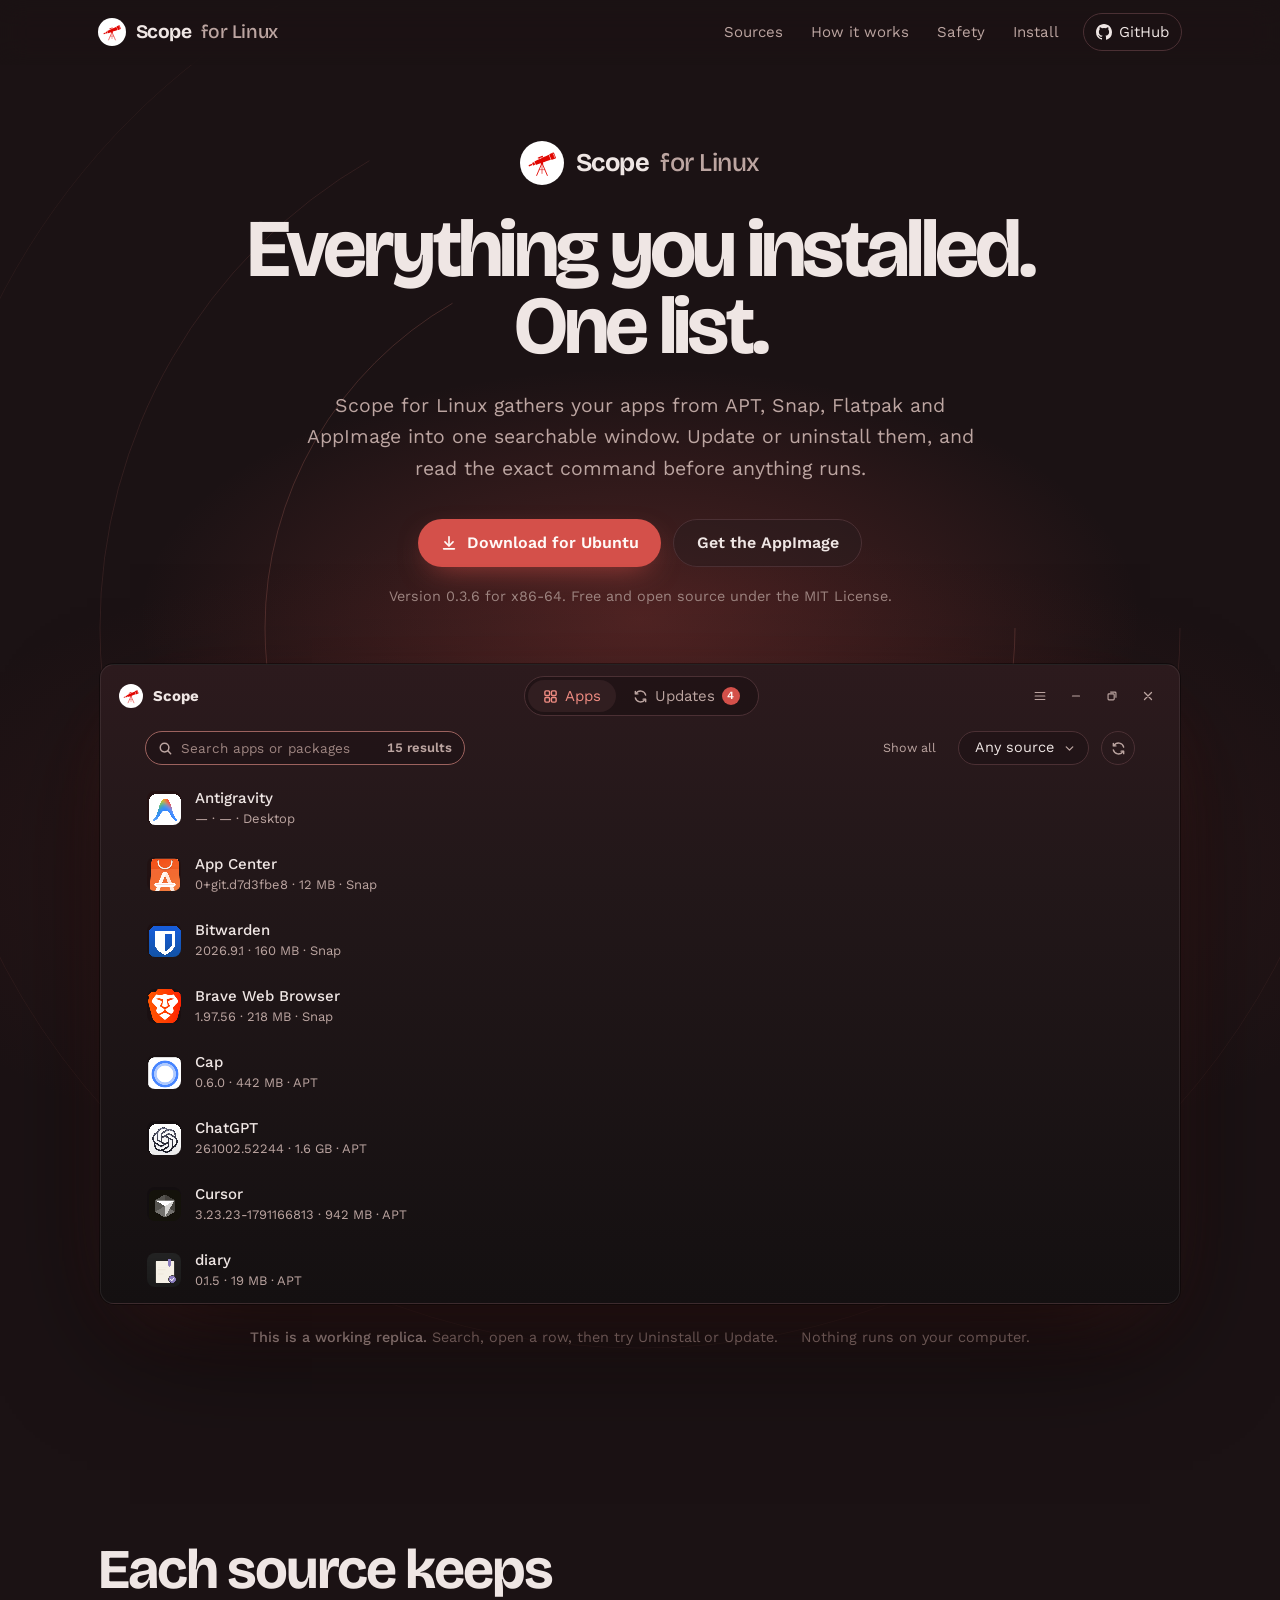
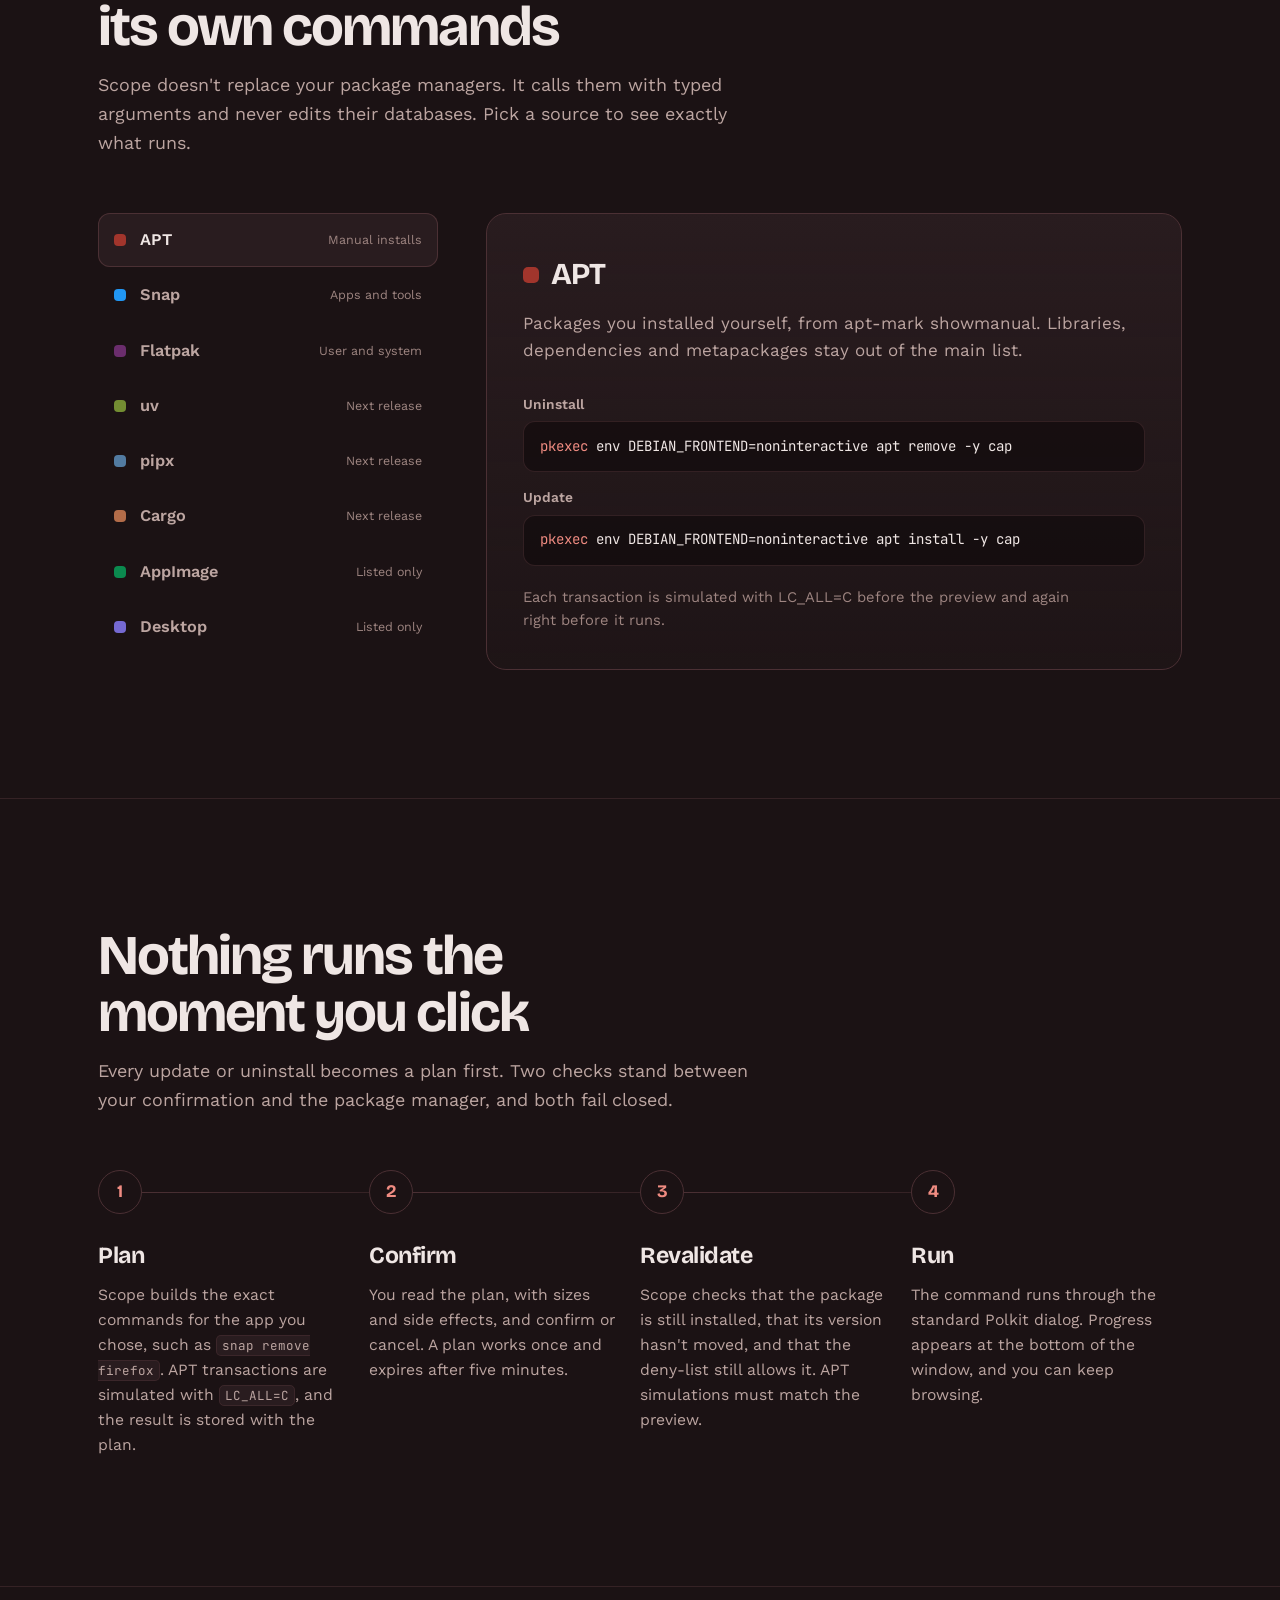
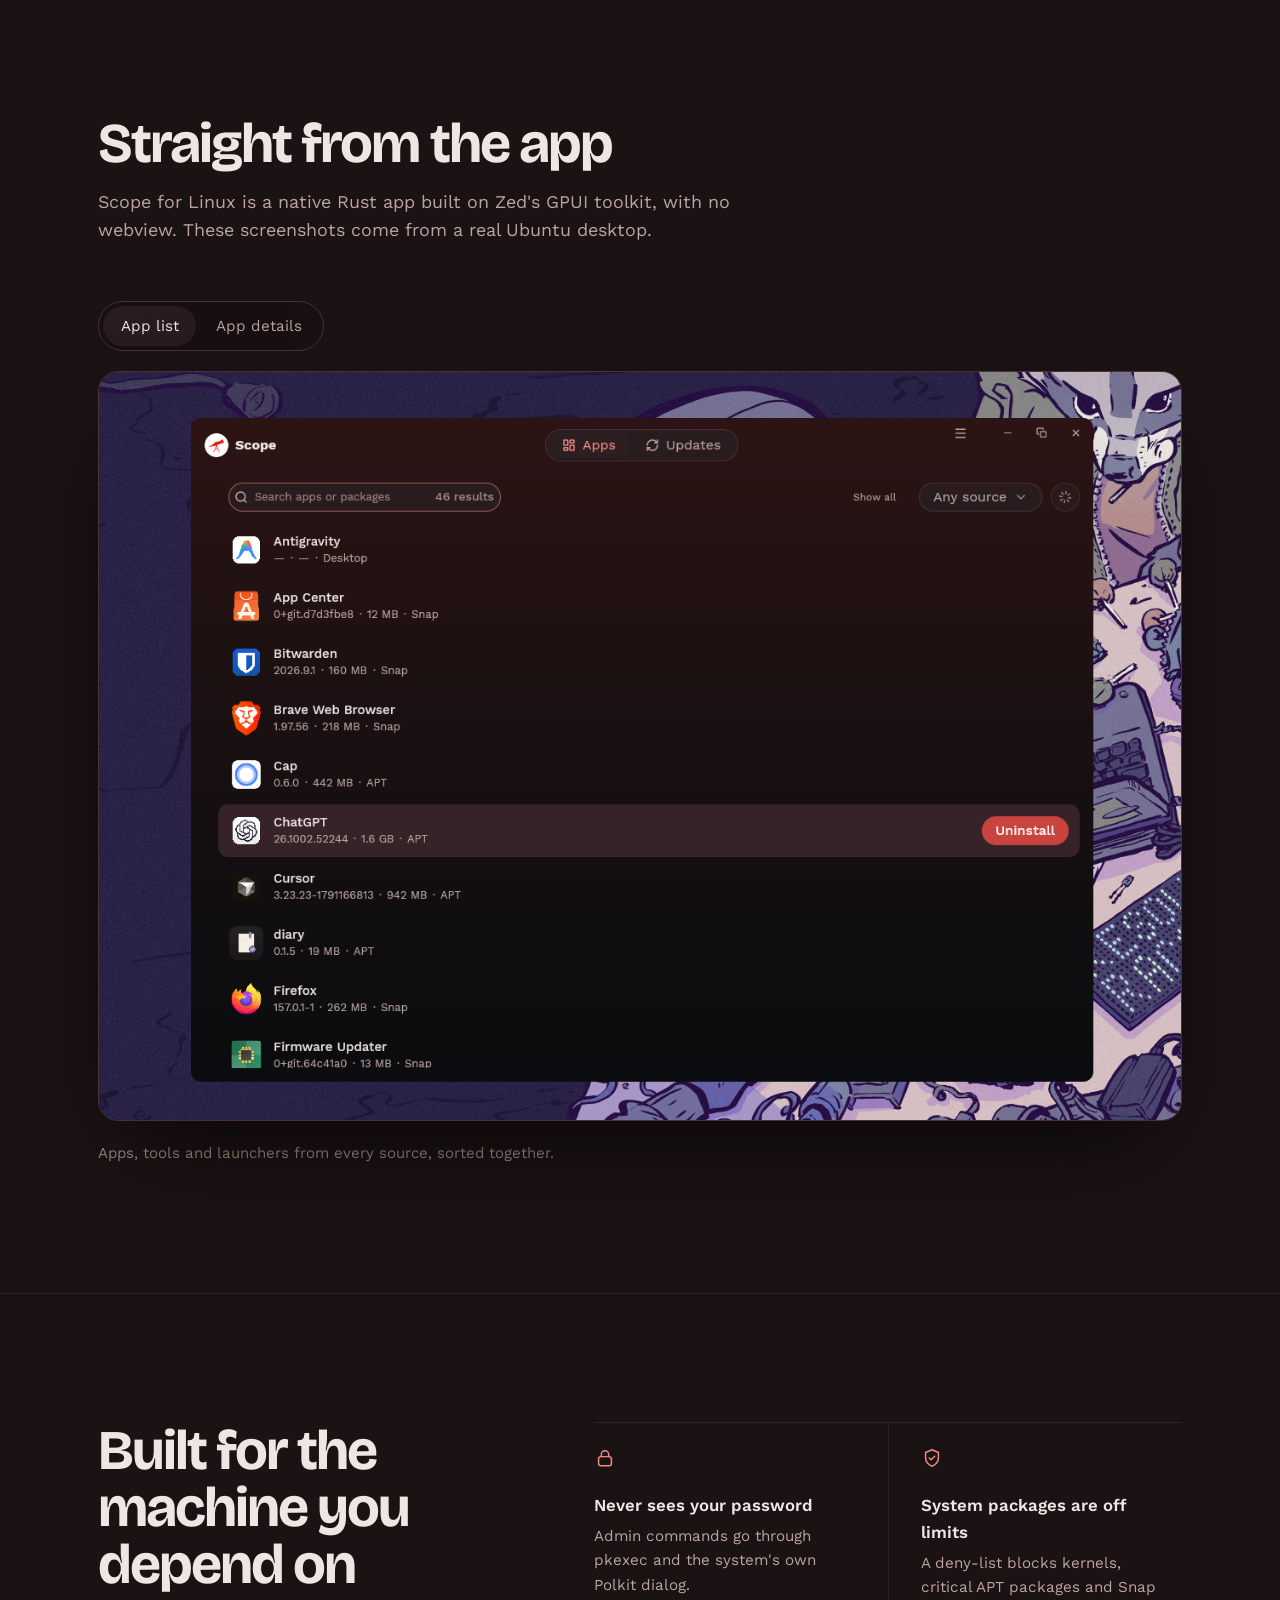
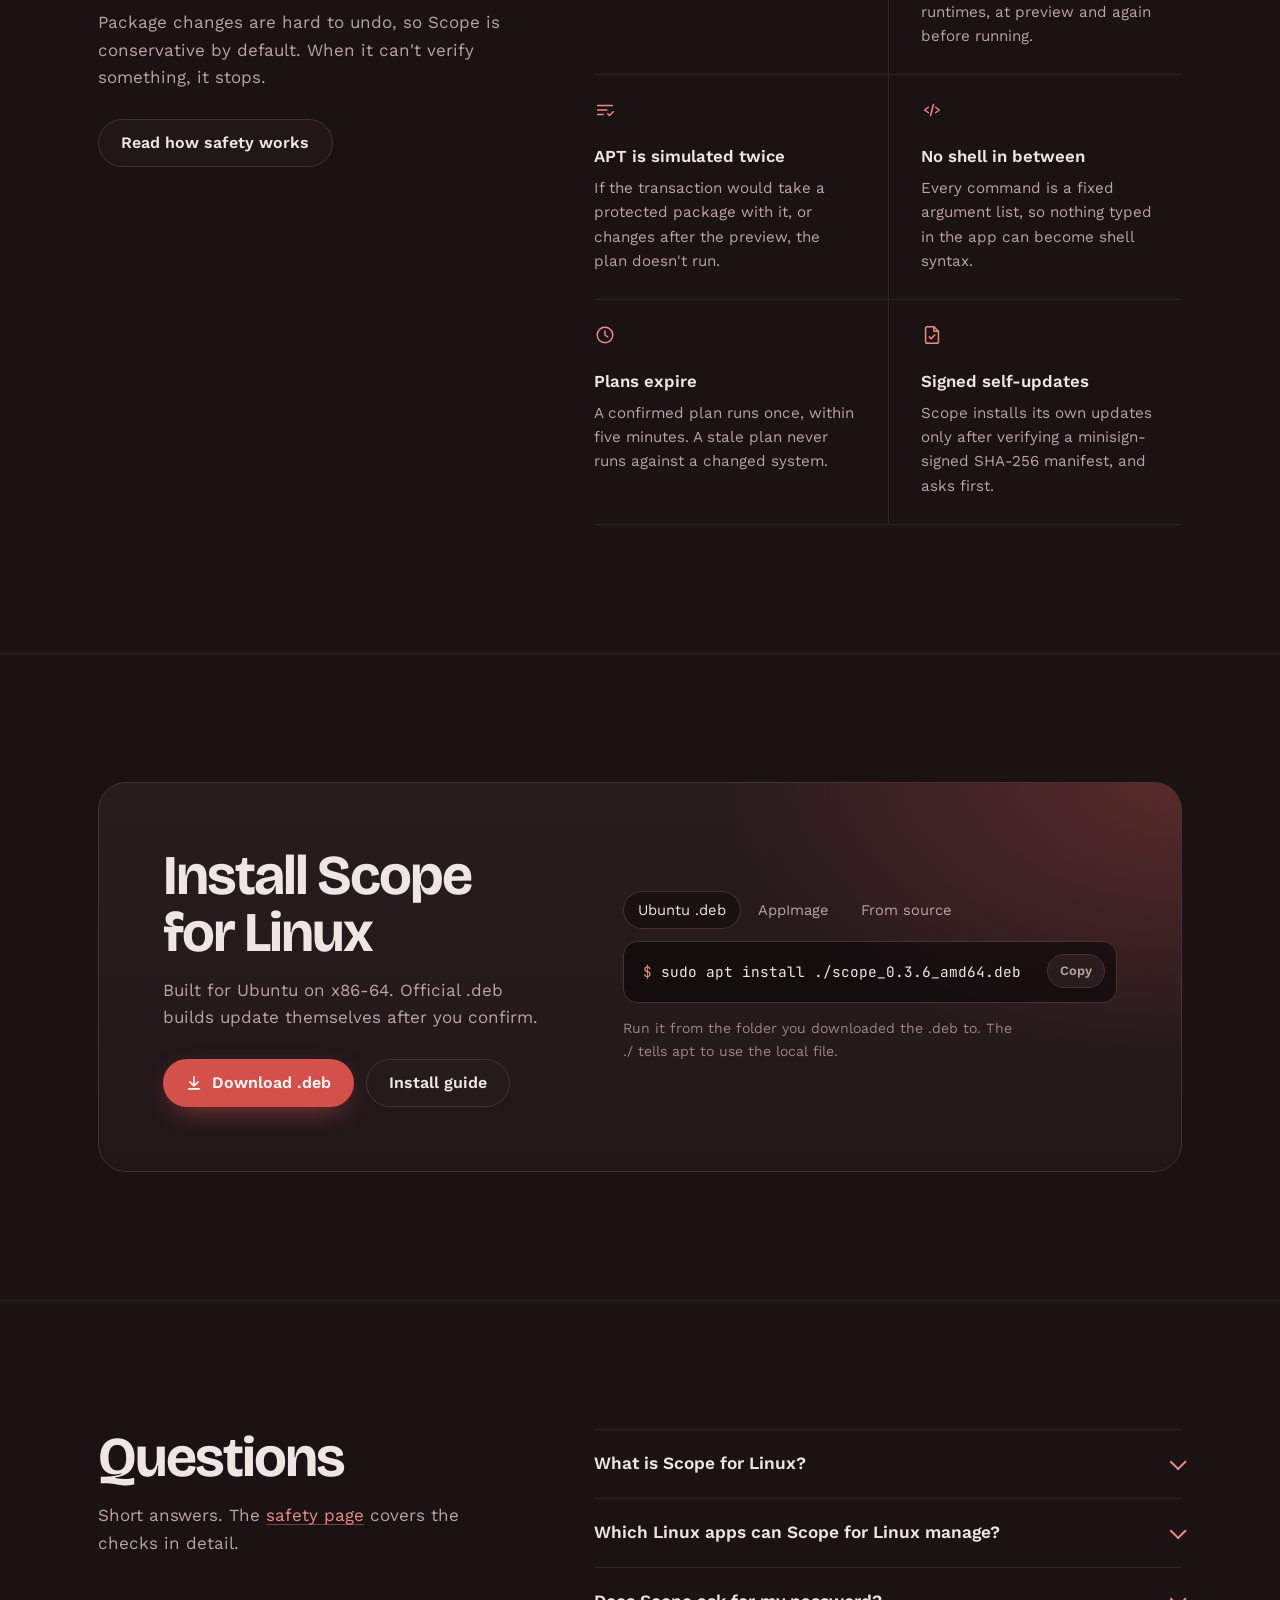
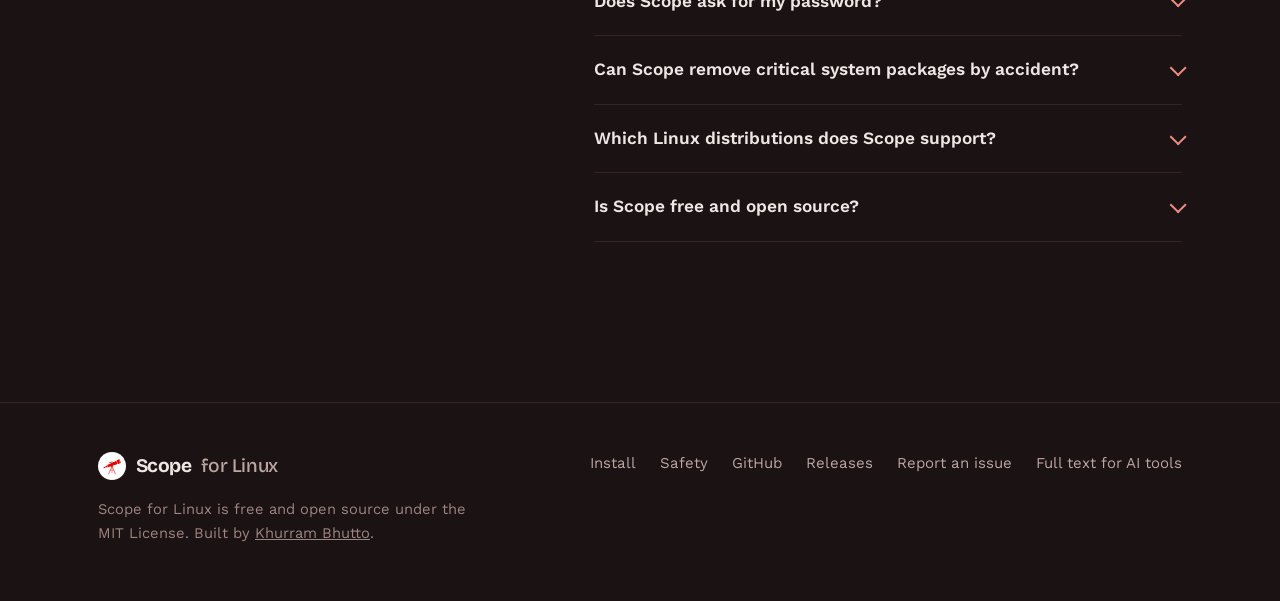
<file: docs/index.html>
<!DOCTYPE html>
<html lang="en">
<head>
  <meta charset="UTF-8">
  <meta name="viewport" content="width=device-width, initial-scale=1.0">
  <title>Scope for Linux: see, update and uninstall every app</title>
  <meta name="google-site-verification" content="msIjf5-oHmJg_58yKXFLPUWxh03z06n0ON6FUat3KZ4" />
  <meta name="description" content="Scope for Linux is a free, open-source app manager. See, update and uninstall apps from APT, Snap, Flatpak and AppImage in one list, and preview the exact command before anything runs.">
  <meta name="robots" content="index, follow, max-snippet:-1, max-image-preview:large, max-video-preview:-1">
  <meta name="author" content="Khurram Bhutto">
  <meta name="application-name" content="Scope for Linux">
  <meta name="theme-color" content="#211719">
  <link rel="canonical" href="https://khurrambhutto.github.io/scope/">
  <link rel="icon" href="favicon.png?v=2" type="image/png" sizes="256x256">
  <link rel="apple-touch-icon" href="favicon.png?v=2">
  <link rel="alternate" type="text/plain" href="llms-full.txt" title="Scope for Linux, full documentation for AI tools">

  <meta property="og:type" content="website">
  <meta property="og:url" content="https://khurrambhutto.github.io/scope/">
  <meta property="og:title" content="Scope for Linux: see, update and uninstall every app">
  <meta property="og:description" content="Scope for Linux puts every app on your machine in one list, from APT, Snap, Flatpak and AppImage. Preview every update or uninstall before it runs. Free and open source.">
  <meta property="og:image" content="https://khurrambhutto.github.io/scope/image.png">
  <meta property="og:image:width" content="1271">
  <meta property="og:image:height" content="879">
  <meta property="og:image:alt" content="Scope for Linux showing installed APT, Snap, Flatpak and AppImage apps in one searchable list">
  <meta property="og:site_name" content="Scope for Linux">
  <meta property="og:locale" content="en_US">

  <meta name="twitter:card" content="summary_large_image">
  <meta name="twitter:title" content="Scope for Linux: see, update and uninstall every app">
  <meta name="twitter:description" content="Scope for Linux puts every app on your machine in one list, with a preview before every update or uninstall.">
  <meta name="twitter:image" content="https://khurrambhutto.github.io/scope/image.png">
  <meta name="twitter:image:alt" content="Scope for Linux showing installed APT, Snap, Flatpak and AppImage apps in one searchable list">

  <link rel="preconnect" href="https://fonts.googleapis.com">
  <link rel="preconnect" href="https://fonts.gstatic.com" crossorigin>
  <script>document.documentElement.classList.add("js")</script>
  <link rel="stylesheet" href="styles.css">

  <script type="application/ld+json">
  {
    "@context": "https://schema.org",
    "@graph": [
      {
        "@type": "WebSite",
        "@id": "https://khurrambhutto.github.io/scope/#website",
        "url": "https://khurrambhutto.github.io/scope/",
        "name": "Scope for Linux",
        "alternateName": "Scope",
        "description": "Scope for Linux is a free, open-source app manager for APT, Snap, Flatpak, and AppImage.",
        "inLanguage": "en"
      },
      {
        "@type": "SoftwareApplication",
        "@id": "https://khurrambhutto.github.io/scope/#software",
        "name": "Scope for Linux",
        "alternateName": ["Scope", "Scope Linux app manager"],
        "description": "Scope for Linux is an app manager that lists APT, Snap, Flatpak, and AppImage apps in one searchable list. Update or uninstall apps after reviewing a preview of the exact commands.",
        "url": "https://khurrambhutto.github.io/scope/",
        "image": "https://khurrambhutto.github.io/scope/image.png",
        "logo": "https://khurrambhutto.github.io/scope/favicon.png",
        "screenshot": "https://khurrambhutto.github.io/scope/image.png",
        "applicationCategory": "UtilitiesApplication",
        "applicationSubCategory": "Package manager",
        "operatingSystem": "Linux",
        "softwareVersion": "0.3.6",
        "license": "https://opensource.org/licenses/MIT",
        "codeRepository": "https://github.com/khurrambhutto/scope",
        "downloadUrl": "https://github.com/khurrambhutto/scope/releases",
        "installUrl": "https://github.com/khurrambhutto/scope/releases/tag/v0.3.6",
        "availableOnDevice": "Desktop",
        "offers": {
          "@type": "Offer",
          "price": "0",
          "priceCurrency": "USD"
        },
        "author": {
          "@type": "Person",
          "name": "Khurram Bhutto",
          "url": "https://github.com/khurrambhutto",
          "sameAs": [
            "https://pk.linkedin.com/in/khurram-bhutto"
          ]
        },
        "featureList": [
          "One list for APT, Snap, Flatpak, and AppImage apps",
          "Preview of the exact commands before every update or uninstall",
          "Polkit authentication, so the app never handles your password",
          "Update APT, Snap, and Flatpak apps",
          "Deny-list that protects critical system packages",
          "Native Rust app built with Zed's GPUI, no webview"
        ]
      },
      {
        "@type": "FAQPage",
        "@id": "https://khurrambhutto.github.io/scope/#faq",
        "mainEntity": [
          {
            "@type": "Question",
            "name": "What is Scope for Linux?",
            "acceptedAnswer": {
              "@type": "Answer",
              "text": "Scope for Linux is a free, open-source app manager. It lists apps from APT, Snap, Flatpak, and AppImage in one searchable list, so you can see, update, and uninstall them from one place."
            }
          },
          {
            "@type": "Question",
            "name": "Which Linux apps can Scope for Linux manage?",
            "acceptedAnswer": {
              "@type": "Answer",
              "text": "Scope shows APT manual installs, Snap apps, Flatpak apps (user and system scope), AppImages, and desktop launchers that no package manager owns. Update and uninstall work for APT, Snap, and Flatpak. AppImages and desktop launchers are listed for discovery, and their actions are disabled."
            }
          },
          {
            "@type": "Question",
            "name": "Does Scope ask for my password?",
            "acceptedAnswer": {
              "@type": "Answer",
              "text": "No. Commands that need root use the standard Polkit dialog through pkexec. Scope never sees or stores your password."
            }
          },
          {
            "@type": "Question",
            "name": "Does Scope show what will change before it runs?",
            "acceptedAnswer": {
              "@type": "Answer",
              "text": "Yes. Every update or uninstall builds a plan with the exact commands. Scope checks the package against the live system before it runs anything, and APT actions are simulated first."
            }
          },
          {
            "@type": "Question",
            "name": "Can Scope remove critical system packages by accident?",
            "acceptedAnswer": {
              "@type": "Answer",
              "text": "No. A backend deny-list protects critical APT packages, kernel images, Snap runtimes, and related system libraries. The check runs at preview and again before apply, and protected rows have a disabled uninstall action."
            }
          },
          {
            "@type": "Question",
            "name": "Which Linux distributions does Scope support?",
            "acceptedAnswer": {
              "@type": "Answer",
              "text": "Ubuntu is the primary target, with a .deb package for x86-64. Other Debian-based systems can build from source with Rust. .rpm packages, and Fedora and Arch package-manager support, are not available yet."
            }
          },
          {
            "@type": "Question",
            "name": "How do I install Scope for Linux?",
            "acceptedAnswer": {
              "@type": "Answer",
              "text": "Download scope_0.3.6_amd64.deb from GitHub Releases, then run sudo apt install ./scope_0.3.6_amd64.deb. To build from source, install Rust and the Linux dependencies listed in the README, then run cargo run."
            }
          },
          {
            "@type": "Question",
            "name": "Is Scope free and open source?",
            "acceptedAnswer": {
              "@type": "Answer",
              "text": "Yes. Scope is free and released under the MIT License. The source code is on GitHub."
            }
          }
        ]
      }
    ]
  }
  </script>
</head>
<body>
  <a class="skip-link" href="#main">Skip to content</a>

  <svg width="0" height="0" style="position:absolute" aria-hidden="true">
    <symbol id="i-apps" viewBox="0 0 16 16"><g fill="none" stroke="currentColor" stroke-width="1.5"><rect x="2" y="2" width="5" height="5" rx="1.2"/><rect x="9" y="2" width="5" height="5" rx="1.2"/><rect x="2" y="9" width="5" height="5" rx="1.2"/><rect x="9" y="9" width="5" height="5" rx="1.2"/></g></symbol>
    <symbol id="i-refresh" viewBox="0 0 16 16"><g fill="none" stroke="currentColor" stroke-width="1.5" stroke-linecap="round" stroke-linejoin="round"><path d="M13.5 6.5A5.6 5.6 0 0 0 3.2 5"/><path d="M2.5 2.5V5.2h2.7"/><path d="M2.5 9.5A5.6 5.6 0 0 0 12.8 11"/><path d="M13.5 13.5v-2.7h-2.7"/></g></symbol>
    <symbol id="i-search" viewBox="0 0 16 16"><g fill="none" stroke="currentColor" stroke-width="1.6" stroke-linecap="round"><circle cx="7" cy="7" r="4.6"/><path d="m10.5 10.5 3 3"/></g></symbol>
    <symbol id="i-chevron" viewBox="0 0 16 16"><path d="m4 6 4 4 4-4" fill="none" stroke="currentColor" stroke-width="1.6" stroke-linecap="round" stroke-linejoin="round"/></symbol>
    <symbol id="i-menu" viewBox="0 0 16 16"><path d="M2.5 4h11M2.5 8h11M2.5 12h11" stroke="currentColor" stroke-width="1.4" stroke-linecap="round"/></symbol>
    <symbol id="i-min" viewBox="0 0 16 16"><path d="M4 8h8" stroke="currentColor" stroke-width="1.4" stroke-linecap="round"/></symbol>
    <symbol id="i-max" viewBox="0 0 16 16"><g fill="none" stroke="currentColor" stroke-width="1.3"><rect x="3.5" y="5.5" width="7" height="7" rx="1"/><path d="M6 3.5h5.5a1 1 0 0 1 1 1V10"/></g></symbol>
    <symbol id="i-close" viewBox="0 0 16 16"><path d="m4 4 8 8M12 4l-8 8" stroke="currentColor" stroke-width="1.5" stroke-linecap="round"/></symbol>
    <symbol id="i-check" viewBox="0 0 16 16"><g fill="none" stroke="currentColor" stroke-width="1.6" stroke-linecap="round" stroke-linejoin="round"><circle cx="8" cy="8" r="6.3"/><path d="m5.4 8.2 1.8 1.8 3.5-3.7"/></g></symbol>
    <symbol id="i-download" viewBox="0 0 20 20"><g fill="none" stroke="currentColor" stroke-width="1.8" stroke-linecap="round" stroke-linejoin="round"><path d="M10 3v10"/><path d="m5.5 8.8 4.5 4.5 4.5-4.5"/><path d="M4 16.5h12"/></g></symbol>
    <symbol id="i-github" viewBox="0 0 16 16"><path fill="currentColor" d="M8 0C3.58 0 0 3.58 0 8a8 8 0 0 0 5.47 7.59c.4.07.55-.17.55-.38v-1.33c-2.23.48-2.7-1.07-2.7-1.07-.36-.92-.89-1.17-.89-1.17-.73-.5.06-.49.06-.49.8.06 1.23.83 1.23.83.72 1.22 1.87.87 2.33.67.07-.52.28-.87.5-1.07-1.78-.2-3.65-.89-3.65-3.95 0-.87.31-1.59.82-2.15-.08-.2-.36-1.02.08-2.12 0 0 .67-.21 2.2.82a7.6 7.6 0 0 1 4 0c1.53-1.04 2.2-.82 2.2-.82.44 1.1.16 1.92.08 2.12.51.56.82 1.27.82 2.15 0 3.07-1.87 3.75-3.65 3.95.29.25.54.73.54 1.48v2.19c0 .21.15.46.55.38A8 8 0 0 0 16 8c0-4.42-3.58-8-8-8Z"/></symbol>
  </svg>

  <header class="site-header">
    <div class="page">
      <a class="wordmark" href="#top" aria-label="Scope for Linux">
        <img src="scope-logo.svg" width="28" height="28" alt="">
        Scope <span class="wordmark-sub">for Linux</span>
      </a>
      <nav class="site-nav" aria-label="Primary">
        <a href="#sources">Sources</a>
        <a href="#how">How it works</a>
        <a href="#safety">Safety</a>
        <a href="install.html">Install</a>
        <a class="nav-github" href="https://github.com/khurrambhutto/scope" target="_blank" rel="noopener noreferrer"><svg aria-hidden="true"><use href="#i-github"/></svg>GitHub</a>
      </nav>
    </div>
  </header>

  <main id="main">

    <section class="hero" id="top" aria-labelledby="hero-title">
      <svg class="reticle" viewBox="0 0 1000 1000" aria-hidden="true">
        <circle class="r1" cx="500" cy="500" r="250" pathLength="1"/>
        <circle class="r2" cx="500" cy="500" r="360" pathLength="1"/>
        <circle class="r3" cx="500" cy="500" r="480" pathLength="1"/>
        <line x1="10" y1="500" x2="70" y2="500"/>
        <line x1="930" y1="500" x2="990" y2="500"/>
      </svg>
      <div class="hero-glow" aria-hidden="true"></div>

      <div class="page">
        <div class="hero-copy">
          <h1 id="hero-title" class="hero-brand"><img src="scope-logo.svg" width="44" height="44" alt="">Scope <span>for Linux</span></h1>
          <p class="hero-tagline"><span class="line">Everything you installed.</span> <span class="line">One list.</span></p>
          <p class="lead">Scope for Linux gathers your apps from APT, Snap, Flatpak and AppImage into one searchable window. Update or uninstall them, and read the exact command before anything runs.</p>
          <div class="hero-actions">
            <a class="button button-primary" href="https://github.com/khurrambhutto/scope/releases/download/v0.3.6/scope_0.3.6_amd64.deb"><svg aria-hidden="true"><use href="#i-download"/></svg>Download for Ubuntu</a>
            <a class="button button-ghost" href="https://github.com/khurrambhutto/scope/releases/download/v0.3.6/Scope-0.3.6-x86_64.AppImage">Get the AppImage</a>
          </div>
          <p class="hero-facts">Version 0.3.6 for x86-64. Free and open source under the MIT License.</p>
        </div>

        <div class="stage">
          <div class="sw" id="demo" role="application" aria-label="Interactive replica of the Scope window">
            <div class="sw-titlebar">
              <div class="sw-brand"><img src="scope-logo.svg" width="24" height="24" alt=""><span>Scope</span></div>
              <div class="sw-tabs" role="tablist" aria-label="View">
                <button class="sw-tab" role="tab" aria-selected="true" data-tab="apps"><svg aria-hidden="true"><use href="#i-apps"/></svg>Apps</button>
                <button class="sw-tab" role="tab" aria-selected="false" data-tab="updates"><svg aria-hidden="true"><use href="#i-refresh"/></svg>Updates <span class="sw-badge" data-update-count></span></button>
              </div>
              <div class="sw-winctl" aria-hidden="true">
                <span><svg><use href="#i-menu"/></svg></span>
                <span><svg><use href="#i-min"/></svg></span>
                <span><svg><use href="#i-max"/></svg></span>
                <span><svg><use href="#i-close"/></svg></span>
              </div>
            </div>

            <div class="sw-toolbar">
              <label class="sw-search">
                <svg aria-hidden="true"><use href="#i-search"/></svg>
                <input type="search" placeholder="Search apps or packages" aria-label="Search apps or packages" data-search>
                <span class="sw-count" data-count aria-live="polite"></span>
              </label>
              <span class="sw-spacer"></span>
              <button class="sw-showall" type="button" aria-pressed="false" data-showall>Show all</button>
              <span class="sw-select">
                <select aria-label="Source" data-source>
                  <option value="">Any source</option>
                  <option>APT</option><option>Snap</option><option>Flatpak</option><option>AppImage</option>
                  <option>Desktop</option><option>uv</option><option>pipx</option><option>Cargo</option>
                </select>
                <svg aria-hidden="true"><use href="#i-chevron"/></svg>
              </span>
              <button class="sw-iconbtn" type="button" aria-label="Rescan installed apps" data-rescan><svg aria-hidden="true"><use href="#i-refresh"/></svg></button>
            </div>

            <div class="sw-list" data-list></div>

            <div class="sw-footer" data-footer aria-live="polite"></div>

            <div class="sw-scrim" data-scrim>
              <div class="sw-modal" role="dialog" aria-modal="true" aria-labelledby="sw-modal-title" data-modal></div>
            </div>
          </div>

          <p class="stage-note"><span><b>This is a working replica.</b> Search, open a row, then try Uninstall or Update.</span><span>Nothing runs on your computer.</span></p>
        </div>
      </div>
    </section>

    <section class="section" id="sources" aria-labelledby="sources-title">
      <div class="page">
        <div class="section-head">
          <h2 id="sources-title">Each source keeps its own commands</h2>
          <p>Scope doesn't replace your package managers. It calls them with typed arguments and never edits their databases. Pick a source to see exactly what runs.</p>
        </div>

        <div class="sources">
          <div class="source-list" role="tablist" aria-label="Package sources" data-source-tabs></div>
          <div class="source-panel" role="tabpanel" data-source-panel aria-live="polite"></div>
        </div>
      </div>
    </section>

    <section class="section" id="how" aria-labelledby="how-title">
      <div class="page">
        <div class="section-head">
          <h2 id="how-title">Nothing runs the moment you click</h2>
          <p>Every update or uninstall becomes a plan first. Two checks stand between your confirmation and the package manager, and both fail closed.</p>
        </div>

        <ol class="sequence">
          <li>
            <h3>Plan</h3>
            <p>Scope builds the exact commands for the app you chose, such as <code>snap remove firefox</code>. APT transactions are simulated with <code>LC_ALL=C</code>, and the result is stored with the plan.</p>
          </li>
          <li>
            <h3>Confirm</h3>
            <p>You read the plan, with sizes and side effects, and confirm or cancel. A plan works once and expires after five minutes.</p>
          </li>
          <li>
            <h3>Revalidate</h3>
            <p>Scope checks that the package is still installed, that its version hasn't moved, and that the deny-list still allows it. APT simulations must match the preview.</p>
          </li>
          <li>
            <h3>Run</h3>
            <p>The command runs through the standard Polkit dialog. Progress appears at the bottom of the window, and you can keep browsing.</p>
          </li>
        </ol>
      </div>
    </section>

    <section class="section" aria-labelledby="gallery-title">
      <div class="page">
        <div class="section-head">
          <h2 id="gallery-title">Straight from the app</h2>
          <p>Scope for Linux is a native Rust app built on Zed's GPUI toolkit, with no webview. These screenshots come from a real Ubuntu desktop.</p>
        </div>
        <figure class="gallery">
          <div class="gallery-switch" role="tablist" aria-label="Screenshot">
            <button role="tab" aria-selected="true" data-shot="0">App list</button>
            <button role="tab" aria-selected="false" data-shot="1">App details</button>
          </div>
          <div class="shot-frame">
            <img src="image.png?v=2" width="1271" height="879" alt="Scope for Linux showing installed apps from Snap, APT and desktop launchers in one list, with search, Show all and a source filter" loading="lazy" data-shot-img="0">
            <img src="app-details.png?v=2" width="1271" height="879" alt="App Center expanded in Scope for Linux, showing application, older revision, user data and system data with sizes, and an estimate of about 76 MB removed" loading="lazy" hidden data-shot-img="1">
          </div>
          <figcaption data-shot-caption>Apps, tools and launchers from every source, sorted together.</figcaption>
        </figure>
      </div>
    </section>

    <section class="section" id="safety" aria-labelledby="safety-title">
      <div class="page split">
        <div class="split-side">
          <h2 id="safety-title">Built for the machine you depend on</h2>
          <p>Package changes are hard to undo, so Scope is conservative by default. When it can't verify something, it stops.</p>
          <a class="button button-ghost" href="safety.html">Read how safety works</a>
        </div>
        <div class="guarantees">
          <div class="guarantee">
            <svg viewBox="0 0 24 24" fill="none" stroke="currentColor" stroke-width="1.6" stroke-linecap="round" stroke-linejoin="round" aria-hidden="true"><rect x="5" y="10.5" width="14" height="10" rx="2.5"/><path d="M8 10.5V8a4 4 0 0 1 8 0v2.5"/></svg>
            <h3>Never sees your password</h3>
            <p>Admin commands go through pkexec and the system's own Polkit dialog.</p>
          </div>
          <div class="guarantee">
            <svg viewBox="0 0 24 24" fill="none" stroke="currentColor" stroke-width="1.6" stroke-linecap="round" stroke-linejoin="round" aria-hidden="true"><path d="M12 3 5 6v5.5c0 4.3 3 7.9 7 9.5 4-1.6 7-5.2 7-9.5V6l-7-3Z"/><path d="m9 12 2 2 4-4"/></svg>
            <h3>System packages are off limits</h3>
            <p>A deny-list blocks kernels, critical APT packages and Snap runtimes, at preview and again before running.</p>
          </div>
          <div class="guarantee">
            <svg viewBox="0 0 24 24" fill="none" stroke="currentColor" stroke-width="1.6" stroke-linecap="round" stroke-linejoin="round" aria-hidden="true"><path d="M4 7h16M4 12h10M4 17h6"/><path d="m15 16 2 2 4-4"/></svg>
            <h3>APT is simulated twice</h3>
            <p>If the transaction would take a protected package with it, or changes after the preview, the plan doesn't run.</p>
          </div>
          <div class="guarantee">
            <svg viewBox="0 0 24 24" fill="none" stroke="currentColor" stroke-width="1.6" stroke-linecap="round" stroke-linejoin="round" aria-hidden="true"><path d="m8 9-4 3 4 3"/><path d="m16 9 4 3-4 3"/><path d="m13.5 6-3 12"/></svg>
            <h3>No shell in between</h3>
            <p>Every command is a fixed argument list, so nothing typed in the app can become shell syntax.</p>
          </div>
          <div class="guarantee">
            <svg viewBox="0 0 24 24" fill="none" stroke="currentColor" stroke-width="1.6" stroke-linecap="round" stroke-linejoin="round" aria-hidden="true"><circle cx="12" cy="12" r="8.5"/><path d="M12 7.5V12l3 2"/></svg>
            <h3>Plans expire</h3>
            <p>A confirmed plan runs once, within five minutes. A stale plan never runs against a changed system.</p>
          </div>
          <div class="guarantee">
            <svg viewBox="0 0 24 24" fill="none" stroke="currentColor" stroke-width="1.6" stroke-linecap="round" stroke-linejoin="round" aria-hidden="true"><path d="M14 3H7a2 2 0 0 0-2 2v14a2 2 0 0 0 2 2h10a2 2 0 0 0 2-2V8l-5-5Z"/><path d="M14 3v5h5"/><path d="m9 14 2 2 4-4"/></svg>
            <h3>Signed self-updates</h3>
            <p>Scope installs its own updates only after verifying a minisign-signed SHA-256 manifest, and asks first.</p>
          </div>
        </div>
      </div>
    </section>

    <section class="section" id="install" aria-labelledby="install-title">
      <div class="page">
        <div class="band">
          <div>
            <h2 id="install-title">Install Scope for Linux</h2>
            <p>Built for Ubuntu on x86-64. Official .deb builds update themselves after you confirm.</p>
            <div class="button-row">
              <a class="button button-primary" href="https://github.com/khurrambhutto/scope/releases/download/v0.3.6/scope_0.3.6_amd64.deb"><svg aria-hidden="true"><use href="#i-download"/></svg>Download .deb</a>
              <a class="button button-ghost" href="install.html">Install guide</a>
            </div>
          </div>
          <div>
            <div class="install-tabs" role="tablist" aria-label="Install method">
              <button role="tab" aria-selected="true" data-install="deb">Ubuntu .deb</button>
              <button role="tab" aria-selected="false" data-install="appimage">AppImage</button>
              <button role="tab" aria-selected="false" data-install="source">From source</button>
            </div>
            <div class="command" data-install-cmd></div>
            <p class="fine" data-install-note></p>
          </div>
        </div>
      </div>
    </section>

    <section class="section faq" id="faq" aria-labelledby="faq-title">
      <div class="page split">
        <div class="split-side">
          <h2 id="faq-title">Questions</h2>
          <p>Short answers. The <a class="text-link" href="safety.html">safety page</a> covers the checks in detail.</p>
        </div>
        <div>
          <details>
            <summary>What is Scope for Linux?</summary>
            <p>Scope for Linux is a free, open-source app manager for Ubuntu and other Linux systems. It lists apps from APT, Snap, Flatpak and AppImage in one searchable list, so you can see, update and uninstall them from one place.</p>
          </details>
          <details>
            <summary>Which Linux apps can Scope for Linux manage?</summary>
            <p>Scope shows APT manual installs, Snap apps, Flatpak apps in user and system scope, AppImages, and desktop launchers that no package manager owns. Update and uninstall work for APT, Snap and Flatpak. AppImages and desktop launchers are listed for discovery, and their actions are disabled. Support for uv, pipx and Cargo tools is coming in the next release.</p>
          </details>
          <details>
            <summary>Does Scope ask for my password?</summary>
            <p>No. Commands that need root use the standard Polkit dialog through <code>pkexec</code>. Scope never sees or stores your password.</p>
          </details>
          <details>
            <summary>Can Scope remove critical system packages by accident?</summary>
            <p>No. A backend deny-list protects critical APT packages, kernel images, Snap runtimes and related system libraries. The check runs when you build a plan and again before it runs. Protected rows have a disabled uninstall action.</p>
          </details>
          <details>
            <summary>Which Linux distributions does Scope support?</summary>
            <p>Ubuntu is the primary target, with a <code>.deb</code> and an AppImage for x86-64. Other Debian-based systems can build from source with Rust. <code>.rpm</code> packages, and Fedora and Arch package-manager support, are not available yet.</p>
          </details>
          <details>
            <summary>Is Scope free and open source?</summary>
            <p>Yes. Scope is released under the MIT License, and the source is on <a class="text-link" href="https://github.com/khurrambhutto/scope" target="_blank" rel="noopener noreferrer">GitHub</a>.</p>
          </details>
        </div>
      </div>
    </section>

  </main>

  <footer class="site-footer">
    <div class="page footer-grid">
      <div>
        <span class="wordmark"><img src="scope-logo.svg" width="28" height="28" alt="">Scope <span class="wordmark-sub">for Linux</span></span>
        <p class="footer-note">Scope for Linux is free and open source under the MIT License. Built by <a href="https://github.com/khurrambhutto" target="_blank" rel="noopener noreferrer" style="color:inherit">Khurram Bhutto</a>.</p>
      </div>
      <nav class="footer-links" aria-label="Footer">
        <a href="install.html">Install</a>
        <a href="safety.html">Safety</a>
        <a href="https://github.com/khurrambhutto/scope">GitHub</a>
        <a href="https://github.com/khurrambhutto/scope/releases">Releases</a>
        <a href="https://github.com/khurrambhutto/scope/issues">Report an issue</a>
        <a href="llms-full.txt">Full text for AI tools</a>
      </nav>
    </div>
  </footer>

  <script src="site.js" defer></script>
</body>
</html>
</file>
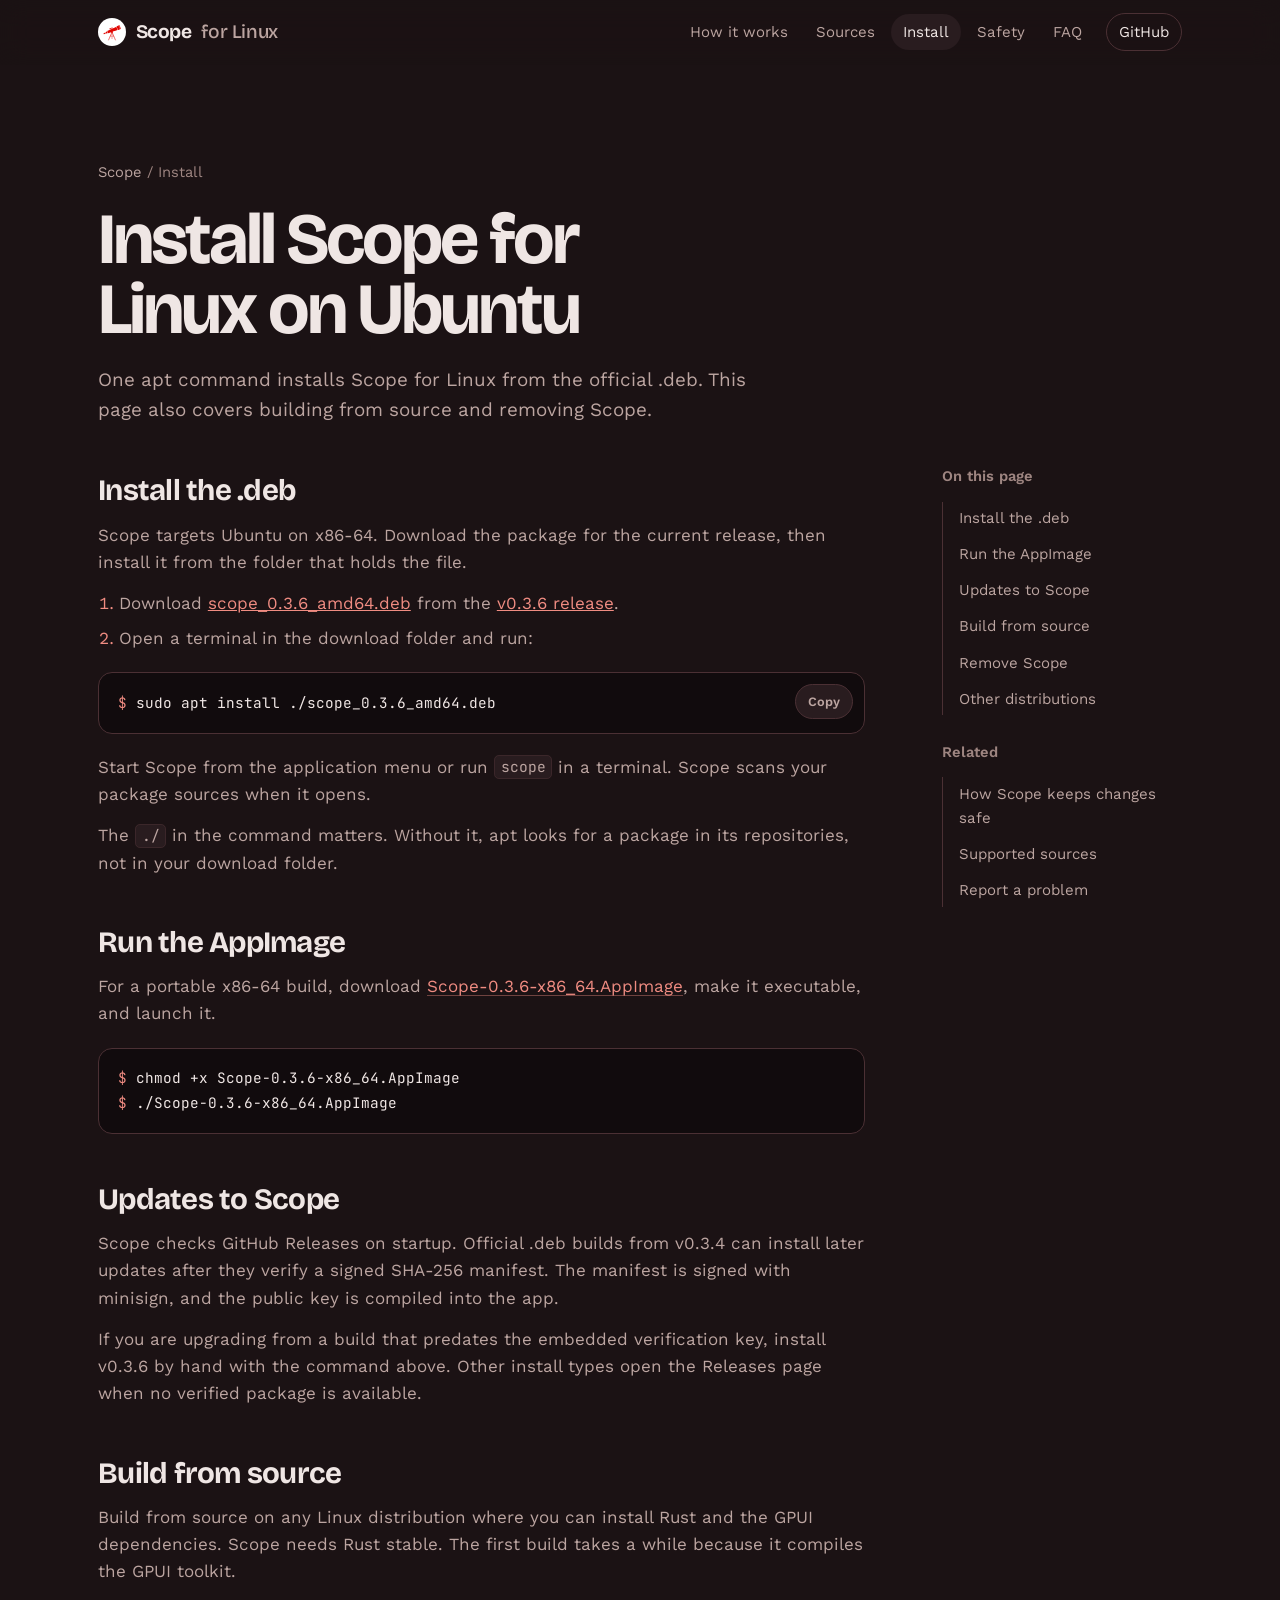
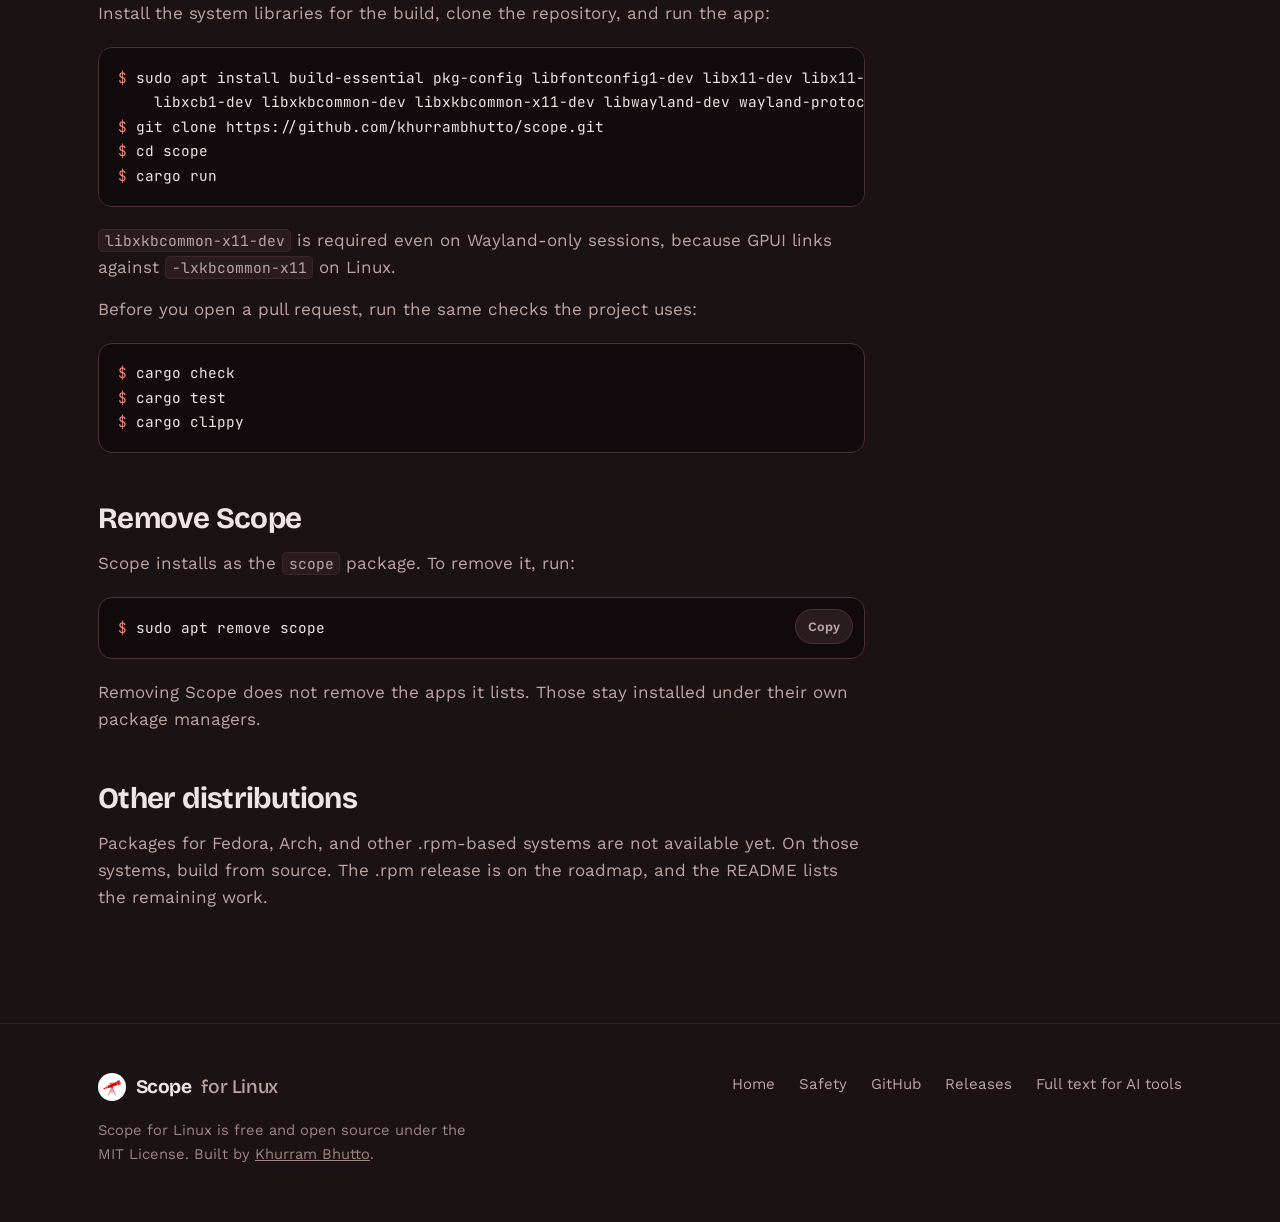
<file: docs/install.html>
<!DOCTYPE html>
<html lang="en">
<head>
  <meta charset="UTF-8">
  <meta name="viewport" content="width=device-width, initial-scale=1.0">
  <title>Install Scope for Linux on Ubuntu, and how to remove it</title>
  <meta name="description" content="Install Scope for Linux on Ubuntu with one apt command, or run the AppImage. Build from source, check the signed release, and remove Scope with apt.">
  <meta name="robots" content="index, follow, max-snippet:-1, max-image-preview:large">
  <meta name="author" content="Khurram Bhutto">
  <meta name="theme-color" content="#211719">
  <link rel="canonical" href="https://khurrambhutto.github.io/scope/install.html">
  <link rel="icon" href="favicon.png?v=2" type="image/png" sizes="256x256">
  <meta property="og:type" content="article">
  <meta property="og:url" content="https://khurrambhutto.github.io/scope/install.html">
  <meta property="og:title" content="Install Scope for Linux on Ubuntu">
  <meta property="og:description" content="Install Scope for Linux on Ubuntu with one apt command, or build it from source.">
  <meta property="og:image" content="https://khurrambhutto.github.io/scope/image.png">
  <meta property="og:site_name" content="Scope for Linux">
  <meta name="twitter:card" content="summary_large_image">
  <meta name="twitter:image" content="https://khurrambhutto.github.io/scope/image.png">
  <link rel="preconnect" href="https://fonts.googleapis.com">
  <link rel="preconnect" href="https://fonts.gstatic.com" crossorigin>
  <link rel="stylesheet" href="styles.css">
  <script type="application/ld+json">
  {
    "@context": "https://schema.org",
    "@type": "HowTo",
    "name": "How to install Scope for Linux on Ubuntu",
    "description": "Install the Scope Linux app manager from its .deb release with apt.",
    "url": "https://khurrambhutto.github.io/scope/install.html",
    "tool": ["apt"],
    "totalTime": "PT2M",
    "step": [
      {
        "@type": "HowToStep",
        "name": "Download the .deb",
        "text": "Download scope_0.3.6_amd64.deb from the Scope v0.3.6 release on GitHub.",
        "url": "https://github.com/khurrambhutto/scope/releases/tag/v0.3.6"
      },
      {
        "@type": "HowToStep",
        "name": "Install with apt",
        "text": "Run sudo apt install ./scope_0.3.6_amd64.deb from the folder that holds the download."
      },
      {
        "@type": "HowToStep",
        "name": "Open Scope",
        "text": "Start Scope from the application menu. It scans your sources when it opens."
      }
    ]
  }
  </script>
</head>
<body>

  <header class="site-header">
    <div class="page">
      <a class="wordmark" href="index.html">
        <img src="scope-logo.svg" width="26" height="26" alt="">
        Scope <span class="wordmark-sub">for Linux</span>
      </a>
      <nav class="site-nav" aria-label="Primary">
        <a href="index.html#how">How it works</a>
        <a href="index.html#sources">Sources</a>
        <a href="install.html" aria-current="page">Install</a>
        <a href="safety.html">Safety</a>
        <a href="index.html#faq">FAQ</a>
        <a class="nav-github" href="https://github.com/khurrambhutto/scope" target="_blank" rel="noopener noreferrer">GitHub</a>
      </nav>
    </div>
  </header>

  <main>
    <header class="page-head">
      <div class="page">
        <p class="crumbs"><a href="index.html">Scope</a> / Install</p>
        <h1>Install Scope for Linux on Ubuntu</h1>
        <p class="lead">One apt command installs Scope for Linux from the official .deb. This page also covers building from source and removing Scope.</p>
      </div>
    </header>

    <div class="page doc">
      <article>
        <h2 id="install-deb">Install the .deb</h2>
        <p>Scope targets Ubuntu on x86-64. Download the package for the current release, then install it from the folder that holds the file.</p>
        <ol>
          <li>Download <a href="https://github.com/khurrambhutto/scope/releases/download/v0.3.6/scope_0.3.6_amd64.deb" style="color:var(--coral)">scope_0.3.6_amd64.deb</a> from the <a href="https://github.com/khurrambhutto/scope/releases/tag/v0.3.6" style="color:var(--coral)">v0.3.6 release</a>.</li>
          <li>Open a terminal in the download folder and run:</li>
        </ol>
        <div class="command">
          <button class="copy-button" type="button" data-copy="sudo apt install ./scope_0.3.6_amd64.deb">Copy</button>
          <span class="prompt">$ </span>sudo apt install ./scope_0.3.6_amd64.deb
        </div>
        <p>Start Scope from the application menu or run <code>scope</code> in a terminal. Scope scans your package sources when it opens.</p>
        <p>The <code>./</code> in the command matters. Without it, apt looks for a package in its repositories, not in your download folder.</p>

        <h2 id="install-appimage">Run the AppImage</h2>
        <p>For a portable x86-64 build, download <a href="https://github.com/khurrambhutto/scope/releases/download/v0.3.6/Scope-0.3.6-x86_64.AppImage" class="text-link">Scope-0.3.6-x86_64.AppImage</a>, make it executable, and launch it.</p>
        <div class="command">
          <span class="line"><span class="prompt">$ </span>chmod +x Scope-0.3.6-x86_64.AppImage</span>
          <span class="line"><span class="prompt">$ </span>./Scope-0.3.6-x86_64.AppImage</span>
        </div>

        <h2 id="updates">Updates to Scope</h2>
        <p>Scope checks GitHub Releases on startup. Official .deb builds from v0.3.4 can install later updates after they verify a signed SHA-256 manifest. The manifest is signed with minisign, and the public key is compiled into the app.</p>
        <p>If you are upgrading from a build that predates the embedded verification key, install v0.3.6 by hand with the command above. Other install types open the Releases page when no verified package is available.</p>

        <h2 id="build">Build from source</h2>
        <p>Build from source on any Linux distribution where you can install Rust and the GPUI dependencies. Scope needs Rust stable. The first build takes a while because it compiles the GPUI toolkit.</p>
        <p>Install the system libraries for the build, clone the repository, and run the app:</p>
        <div class="command">
          <span class="line"><span class="prompt">$ </span>sudo apt install build-essential pkg-config libfontconfig1-dev libx11-dev libx11-xcb-dev \</span>
          <span class="line">    libxcb1-dev libxkbcommon-dev libxkbcommon-x11-dev libwayland-dev wayland-protocols</span>
          <span class="line"><span class="prompt">$ </span>git clone https://github.com/khurrambhutto/scope.git</span>
          <span class="line"><span class="prompt">$ </span>cd scope</span>
          <span class="line"><span class="prompt">$ </span>cargo run</span>
        </div>
        <p><code>libxkbcommon-x11-dev</code> is required even on Wayland-only sessions, because GPUI links against <code>-lxkbcommon-x11</code> on Linux.</p>
        <p>Before you open a pull request, run the same checks the project uses:</p>
        <div class="command">
          <span class="line"><span class="prompt">$ </span>cargo check</span>
          <span class="line"><span class="prompt">$ </span>cargo test</span>
          <span class="line"><span class="prompt">$ </span>cargo clippy</span>
        </div>

        <h2 id="remove">Remove Scope</h2>
        <p>Scope installs as the <code>scope</code> package. To remove it, run:</p>
        <div class="command">
          <button class="copy-button" type="button" data-copy="sudo apt remove scope">Copy</button>
          <span class="prompt">$ </span>sudo apt remove scope
        </div>
        <p>Removing Scope does not remove the apps it lists. Those stay installed under their own package managers.</p>

        <h2 id="other-systems">Other distributions</h2>
        <p>Packages for Fedora, Arch, and other .rpm-based systems are not available yet. On those systems, build from source. The .rpm release is on the roadmap, and the README lists the remaining work.</p>
      </article>

      <aside>
        <h2>On this page</h2>
        <ul>
          <li><a href="#install-deb" aria-current="page">Install the .deb</a></li>
          <li><a href="#install-appimage">Run the AppImage</a></li>
          <li><a href="#updates">Updates to Scope</a></li>
          <li><a href="#build">Build from source</a></li>
          <li><a href="#remove">Remove Scope</a></li>
          <li><a href="#other-systems">Other distributions</a></li>
        </ul>
        <h2 style="margin-top:1.6rem">Related</h2>
        <ul>
          <li><a href="safety.html">How Scope keeps changes safe</a></li>
          <li><a href="index.html#sources">Supported sources</a></li>
          <li><a href="https://github.com/khurrambhutto/scope/issues">Report a problem</a></li>
        </ul>
      </aside>
    </div>
  </main>

  <footer class="site-footer">
    <div class="page footer-grid">
      <div>
        <span class="wordmark"><img src="scope-logo.svg" width="28" height="28" alt="">Scope <span class="wordmark-sub">for Linux</span></span>
        <p class="footer-note">Scope for Linux is free and open source under the MIT License. Built by <a href="https://github.com/khurrambhutto" target="_blank" rel="noopener noreferrer" style="color:inherit">Khurram Bhutto</a>.</p>
      </div>
      <nav class="footer-links" aria-label="Footer">
        <a href="index.html">Home</a>
        <a href="safety.html">Safety</a>
        <a href="https://github.com/khurrambhutto/scope">GitHub</a>
        <a href="https://github.com/khurrambhutto/scope/releases">Releases</a>
        <a href="llms-full.txt">Full text for AI tools</a>
      </nav>
    </div>
  </footer>

  <script>
    document.querySelectorAll('.copy-button').forEach(function (button) {
      button.addEventListener('click', function () {
        navigator.clipboard.writeText(button.dataset.copy).then(function () {
          button.textContent = 'Copied';
          setTimeout(function () { button.textContent = 'Copy'; }, 1600);
        });
      });
    });
  </script>

</body>
</html>
</file>
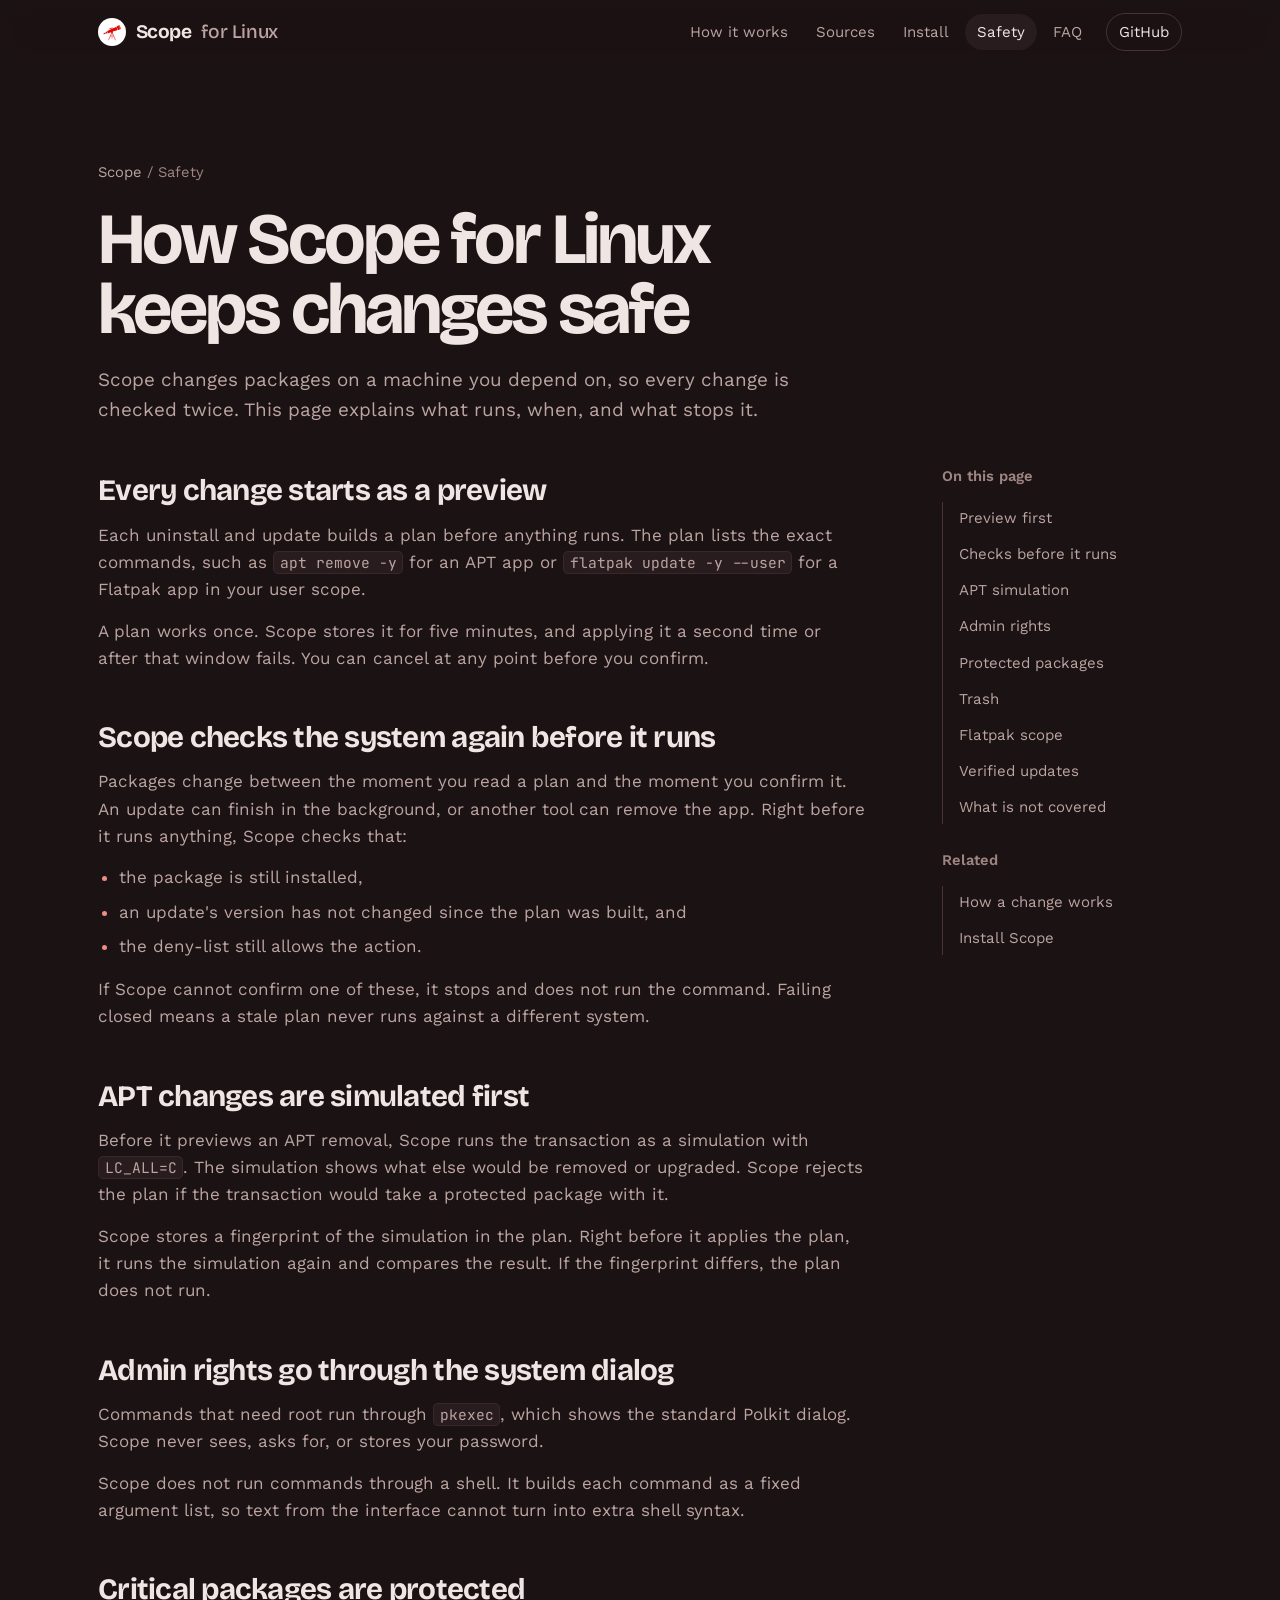
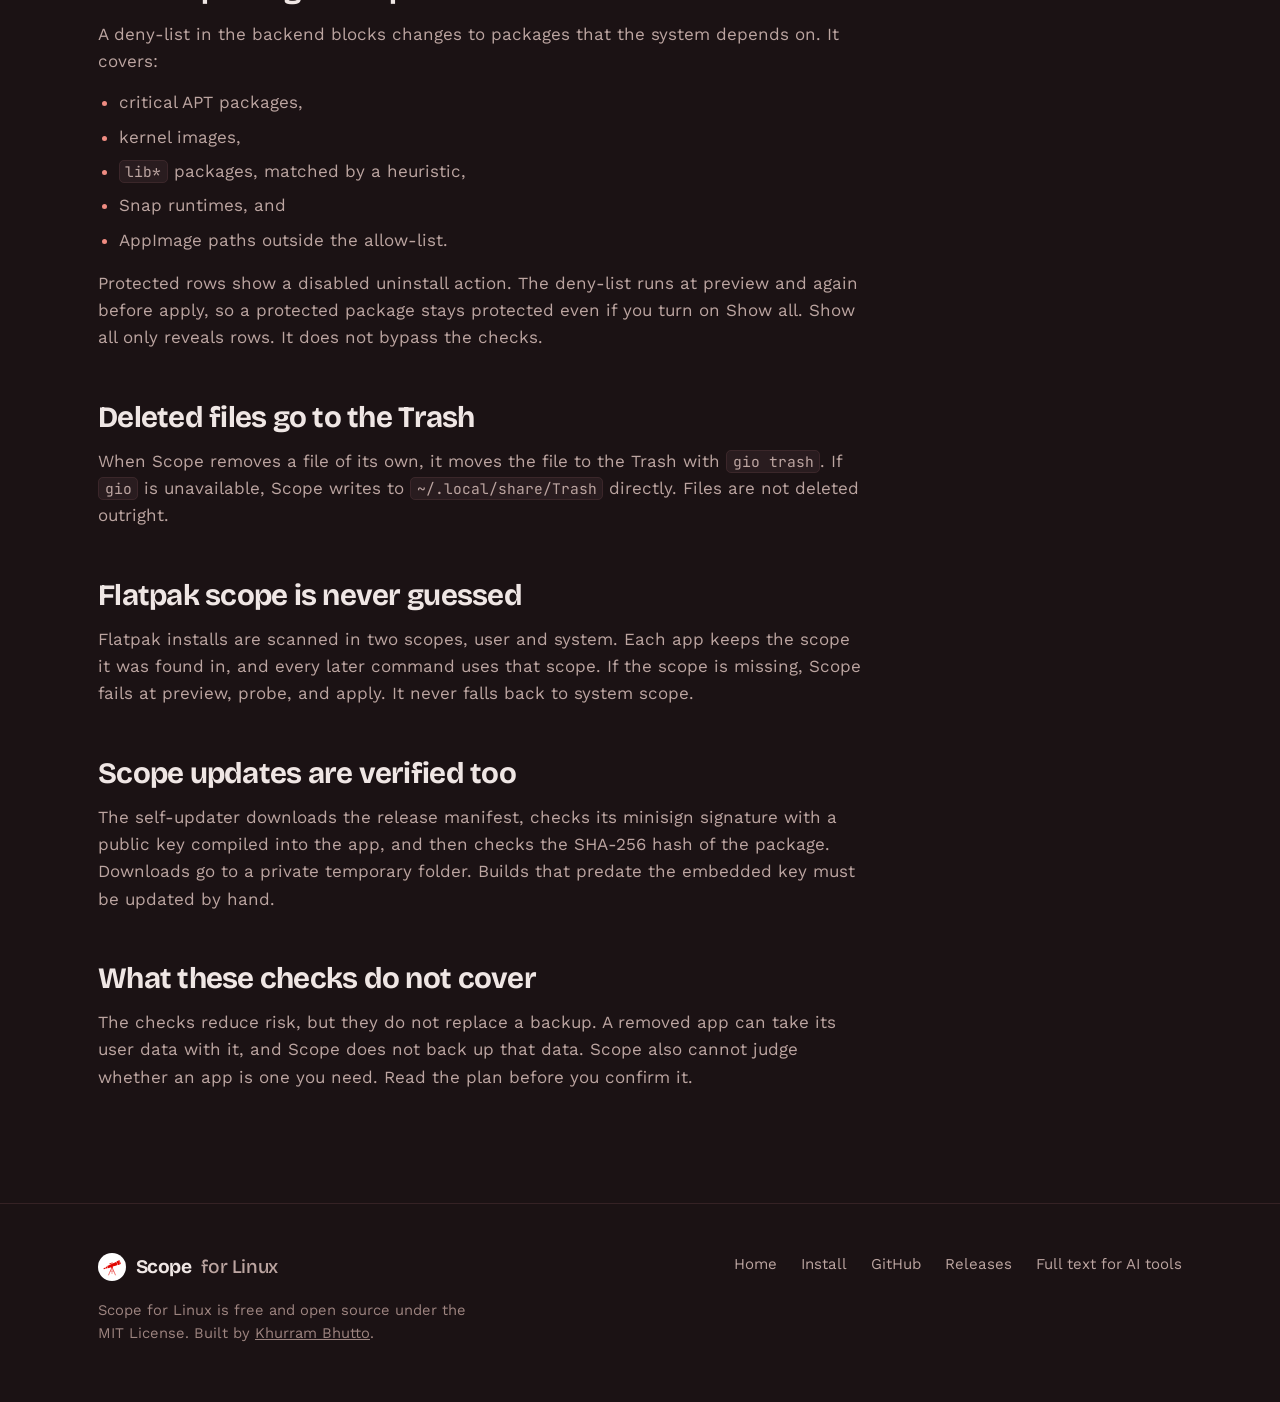
<file: docs/safety.html>
<!DOCTYPE html>
<html lang="en">
<head>
  <meta charset="UTF-8">
  <meta name="viewport" content="width=device-width, initial-scale=1.0">
  <title>How Scope for Linux keeps app changes safe</title>
  <meta name="description" content="How Scope for Linux previews every update and uninstall, revalidates packages before it runs them, simulates APT changes, and protects critical system packages.">
  <meta name="robots" content="index, follow, max-snippet:-1, max-image-preview:large">
  <meta name="author" content="Khurram Bhutto">
  <meta name="theme-color" content="#211719">
  <link rel="canonical" href="https://khurrambhutto.github.io/scope/safety.html">
  <link rel="icon" href="favicon.png?v=2" type="image/png" sizes="256x256">
  <meta property="og:type" content="article">
  <meta property="og:url" content="https://khurrambhutto.github.io/scope/safety.html">
  <meta property="og:title" content="How Scope for Linux keeps app changes safe">
  <meta property="og:description" content="Preview, revalidation, APT simulation, and a deny-list for critical packages, explained.">
  <meta property="og:image" content="https://khurrambhutto.github.io/scope/image.png">
  <meta property="og:site_name" content="Scope for Linux">
  <meta name="twitter:card" content="summary_large_image">
  <meta name="twitter:image" content="https://khurrambhutto.github.io/scope/image.png">
  <link rel="preconnect" href="https://fonts.googleapis.com">
  <link rel="preconnect" href="https://fonts.gstatic.com" crossorigin>
  <link rel="stylesheet" href="styles.css">
</head>
<body>

  <header class="site-header">
    <div class="page">
      <a class="wordmark" href="index.html">
        <img src="scope-logo.svg" width="26" height="26" alt="">
        Scope <span class="wordmark-sub">for Linux</span>
      </a>
      <nav class="site-nav" aria-label="Primary">
        <a href="index.html#how">How it works</a>
        <a href="index.html#sources">Sources</a>
        <a href="install.html">Install</a>
        <a href="safety.html" aria-current="page">Safety</a>
        <a href="index.html#faq">FAQ</a>
        <a class="nav-github" href="https://github.com/khurrambhutto/scope" target="_blank" rel="noopener noreferrer">GitHub</a>
      </nav>
    </div>
  </header>

  <main>
    <header class="page-head">
      <div class="page">
        <p class="crumbs"><a href="index.html">Scope</a> / Safety</p>
        <h1>How Scope for Linux keeps changes safe</h1>
        <p class="lead">Scope changes packages on a machine you depend on, so every change is checked twice. This page explains what runs, when, and what stops it.</p>
      </div>
    </header>

    <div class="page doc">
      <article>
        <h2 id="preview">Every change starts as a preview</h2>
        <p>Each uninstall and update builds a plan before anything runs. The plan lists the exact commands, such as <code>apt remove -y</code> for an APT app or <code>flatpak update -y --user</code> for a Flatpak app in your user scope.</p>
        <p>A plan works once. Scope stores it for five minutes, and applying it a second time or after that window fails. You can cancel at any point before you confirm.</p>

        <h2 id="revalidate">Scope checks the system again before it runs</h2>
        <p>Packages change between the moment you read a plan and the moment you confirm it. An update can finish in the background, or another tool can remove the app. Right before it runs anything, Scope checks that:</p>
        <ul>
          <li>the package is still installed,</li>
          <li>an update's version has not changed since the plan was built, and</li>
          <li>the deny-list still allows the action.</li>
        </ul>
        <p>If Scope cannot confirm one of these, it stops and does not run the command. Failing closed means a stale plan never runs against a different system.</p>

        <h2 id="apt">APT changes are simulated first</h2>
        <p>Before it previews an APT removal, Scope runs the transaction as a simulation with <code>LC_ALL=C</code>. The simulation shows what else would be removed or upgraded. Scope rejects the plan if the transaction would take a protected package with it.</p>
        <p>Scope stores a fingerprint of the simulation in the plan. Right before it applies the plan, it runs the simulation again and compares the result. If the fingerprint differs, the plan does not run.</p>

        <h2 id="privilege">Admin rights go through the system dialog</h2>
        <p>Commands that need root run through <code>pkexec</code>, which shows the standard Polkit dialog. Scope never sees, asks for, or stores your password.</p>
        <p>Scope does not run commands through a shell. It builds each command as a fixed argument list, so text from the interface cannot turn into extra shell syntax.</p>

        <h2 id="protected">Critical packages are protected</h2>
        <p>A deny-list in the backend blocks changes to packages that the system depends on. It covers:</p>
        <ul>
          <li>critical APT packages,</li>
          <li>kernel images,</li>
          <li><code>lib*</code> packages, matched by a heuristic,</li>
          <li>Snap runtimes, and</li>
          <li>AppImage paths outside the allow-list.</li>
        </ul>
        <p>Protected rows show a disabled uninstall action. The deny-list runs at preview and again before apply, so a protected package stays protected even if you turn on Show all. Show all only reveals rows. It does not bypass the checks.</p>

        <h2 id="trash">Deleted files go to the Trash</h2>
        <p>When Scope removes a file of its own, it moves the file to the Trash with <code>gio trash</code>. If <code>gio</code> is unavailable, Scope writes to <code>~/.local/share/Trash</code> directly. Files are not deleted outright.</p>

        <h2 id="flatpak">Flatpak scope is never guessed</h2>
        <p>Flatpak installs are scanned in two scopes, user and system. Each app keeps the scope it was found in, and every later command uses that scope. If the scope is missing, Scope fails at preview, probe, and apply. It never falls back to system scope.</p>

        <h2 id="updates-safety">Scope updates are verified too</h2>
        <p>The self-updater downloads the release manifest, checks its minisign signature with a public key compiled into the app, and then checks the SHA-256 hash of the package. Downloads go to a private temporary folder. Builds that predate the embedded key must be updated by hand.</p>

        <h2 id="limits">What these checks do not cover</h2>
        <p>The checks reduce risk, but they do not replace a backup. A removed app can take its user data with it, and Scope does not back up that data. Scope also cannot judge whether an app is one you need. Read the plan before you confirm it.</p>
      </article>

      <aside>
        <h2>On this page</h2>
        <ul>
          <li><a href="#preview" aria-current="page">Preview first</a></li>
          <li><a href="#revalidate">Checks before it runs</a></li>
          <li><a href="#apt">APT simulation</a></li>
          <li><a href="#privilege">Admin rights</a></li>
          <li><a href="#protected">Protected packages</a></li>
          <li><a href="#trash">Trash</a></li>
          <li><a href="#flatpak">Flatpak scope</a></li>
          <li><a href="#updates-safety">Verified updates</a></li>
          <li><a href="#limits">What is not covered</a></li>
        </ul>
        <h2 style="margin-top:1.6rem">Related</h2>
        <ul>
          <li><a href="index.html#how">How a change works</a></li>
          <li><a href="install.html">Install Scope</a></li>
        </ul>
      </aside>
    </div>
  </main>

  <footer class="site-footer">
    <div class="page footer-grid">
      <div>
        <span class="wordmark"><img src="scope-logo.svg" width="28" height="28" alt="">Scope <span class="wordmark-sub">for Linux</span></span>
        <p class="footer-note">Scope for Linux is free and open source under the MIT License. Built by <a href="https://github.com/khurrambhutto" target="_blank" rel="noopener noreferrer" style="color:inherit">Khurram Bhutto</a>.</p>
      </div>
      <nav class="footer-links" aria-label="Footer">
        <a href="index.html">Home</a>
        <a href="install.html">Install</a>
        <a href="https://github.com/khurrambhutto/scope">GitHub</a>
        <a href="https://github.com/khurrambhutto/scope/releases">Releases</a>
        <a href="llms-full.txt">Full text for AI tools</a>
      </nav>
    </div>
  </footer>

</body>
</html>
</file>
<file: docs/styles.css>
@import url("https://fonts.googleapis.com/css2?family=Bricolage+Grotesque:opsz,wght@12..96,500;12..96,600;12..96,700&family=Work+Sans:wght@400;500;600;700&family=JetBrains+Mono:wght@400;500&display=swap");

:root {
  /* Scope's own surfaces, from src/theme.rs */
  --base: #1b1214;
  --window: #211719;
  --raised: #291c1f;
  --hover: #332426;
  --selected: #3a2a2c;
  --line: #4b3034;
  --line-soft: rgba(75, 48, 52, 0.55);
  --text: #efe6e4;
  --muted: #bca5a1;
  --dim: #9e8581;
  --coral: #f08c82;
  --red: #d4504a;
  --red-hover: #c9443e;
  --burgundy: #94332f;
  --rose-line: #9c625e;
  --paper: #fffaf8;

  /* Source colours stay on icons and source marks */
  --apt: #a1352c;
  --snap: #2196f3;
  --flatpak: #6b2d6d;
  --appimage: #0b8a4f;
  --desktop: #7569d2;
  --uv: #738d32;
  --pipx: #527ba1;
  --cargo: #b36c49;

  --font-display: "Bricolage Grotesque", "Work Sans", system-ui, sans-serif;
  --font-body: "Work Sans", system-ui, -apple-system, "Segoe UI", sans-serif;
  --font-code: "JetBrains Mono", ui-monospace, monospace;

  --page: 1180px;
  --gutter: clamp(1.25rem, 4vw, 3rem);
  --ease: cubic-bezier(0.22, 1, 0.36, 1);
}

*, *::before, *::after { margin: 0; padding: 0; box-sizing: border-box; }

html {
  background: var(--base);
  scroll-behavior: smooth;
  scroll-padding-top: 88px;
  -webkit-text-size-adjust: 100%;
}

body {
  font-family: var(--font-body);
  font-size: 1.0625rem;
  line-height: 1.6;
  color: var(--text);
  background: var(--base);
  min-height: 100vh;
  -webkit-font-smoothing: antialiased;
  overflow-x: hidden;
}

a { color: inherit; }
img { display: block; max-width: 100%; height: auto; }
button { font: inherit; color: inherit; background: none; border: 0; cursor: pointer; }
:focus-visible { outline: 2px solid var(--coral); outline-offset: 3px; border-radius: 6px; }
::selection { background: var(--burgundy); color: var(--paper); }

code, kbd {
  font-family: var(--font-code);
  font-size: 0.86em;
  background: var(--raised);
  border: 1px solid var(--line-soft);
  border-radius: 5px;
  padding: 0.08em 0.38em;
}

.page { max-width: var(--page); margin: 0 auto; padding: 0 var(--gutter); }

.text-link {
  color: var(--coral);
  text-decoration: underline;
  text-decoration-color: rgba(240, 140, 130, 0.4);
  text-underline-offset: 3px;
  transition: text-decoration-color 0.2s;
}
.text-link:hover { text-decoration-color: var(--coral); }

.skip-link {
  position: absolute; left: 1rem; top: -4rem; z-index: 100;
  background: var(--coral); color: var(--base); padding: 0.5rem 1rem; border-radius: 8px;
  font-weight: 600; text-decoration: none;
}
.skip-link:focus { top: 1rem; }

/* ---------- Header ---------- */

.site-header {
  position: sticky; top: 0; z-index: 50;
  background: rgba(27, 18, 20, 0.72);
  backdrop-filter: blur(14px) saturate(1.3);
  -webkit-backdrop-filter: blur(14px) saturate(1.3);
  border-bottom: 1px solid transparent;
  transition: border-color 0.3s;
}
.site-header.is-scrolled { border-bottom-color: var(--line-soft); }
.site-header .page { display: flex; align-items: center; justify-content: space-between; height: 64px; gap: 1.5rem; }

.wordmark {
  display: inline-flex; align-items: center; gap: 0.6rem;
  font-family: var(--font-display); font-weight: 700; font-size: 1.2rem; letter-spacing: -0.02em;
  text-decoration: none;
}
.wordmark img { width: 28px; height: 28px; }
.wordmark-sub { color: var(--muted); font-weight: 500; }

.site-nav { display: flex; align-items: center; gap: 0.25rem; font-size: 0.94rem; }
.site-nav a {
  text-decoration: none; color: var(--muted);
  padding: 0.4rem 0.75rem; border-radius: 999px;
  transition: color 0.2s, background-color 0.2s;
}
.site-nav a:hover, .site-nav a[aria-current="page"] { color: var(--text); background: var(--raised); }
.site-nav .nav-github {
  color: var(--text); border: 1px solid var(--line); margin-left: 0.5rem;
  display: inline-flex; align-items: center; gap: 0.45rem;
}
.site-nav .nav-github svg { width: 16px; height: 16px; }

/* ---------- Buttons ---------- */

.button {
  display: inline-flex; align-items: center; justify-content: center; gap: 0.55rem;
  min-height: 48px; padding: 0 1.4rem; border-radius: 999px;
  font-weight: 600; font-size: 1rem; text-decoration: none; white-space: nowrap;
  transition: background-color 0.2s, border-color 0.2s, transform 0.2s var(--ease);
}
.button:active { transform: scale(0.97); }
.button svg { width: 18px; height: 18px; flex: none; }
.button-primary { background: var(--red); color: var(--paper); box-shadow: 0 10px 30px -12px rgba(212, 80, 74, 0.8); }
.button-primary:hover { background: var(--red-hover); }
.button-ghost { border: 1px solid var(--line); color: var(--text); background: rgba(41, 28, 31, 0.5); }
.button-ghost:hover { border-color: var(--rose-line); background: var(--raised); }

/* ---------- Hero ---------- */

.hero { position: relative; padding: clamp(3rem, 6vw, 4.75rem) 0 4rem; isolation: isolate; }
[hidden] { display: none !important; }

.reticle {
  position: absolute; z-index: -1; pointer-events: none;
  left: 50%; top: calc(clamp(30rem, 44vw, 36rem) - min(750px, 75vw));
  width: min(1500px, 150vw); aspect-ratio: 1; transform: translateX(-50%);
  opacity: 0.9;
}
.reticle circle, .reticle line { fill: none; stroke: var(--coral); vector-effect: non-scaling-stroke; }
.reticle .r1 { stroke-opacity: 0.22; }
.reticle .r2 { stroke-opacity: 0.12; }
.reticle .r3 { stroke-opacity: 0.07; }
.reticle line { stroke-opacity: 0.3; stroke-width: 2; stroke: var(--red); }
.hero-glow {
  position: absolute; z-index: -2; inset: 8rem -20% auto; height: 70rem; pointer-events: none;
  background:
    radial-gradient(40% 32% at 50% 38%, rgba(212, 80, 74, 0.26), transparent 70%),
    radial-gradient(60% 40% at 50% 60%, rgba(148, 51, 47, 0.22), transparent 75%);
}

.hero-copy { text-align: center; max-width: 1040px; margin: 0 auto; }
.hero-brand {
  display: inline-flex; align-items: center; gap: 0.7rem;
  font-family: var(--font-display); font-size: clamp(1.25rem, 2.2vw, 1.6rem);
  font-weight: 700; letter-spacing: -0.02em; margin-bottom: 1.6rem;
}
.hero-brand img { width: 44px; height: 44px; }
.hero-brand span { color: var(--muted); font-weight: 500; }
.hero-tagline {
  font-family: var(--font-display);
  font-size: clamp(2.7rem, 6.4vw, 5.6rem);
  font-weight: 700;
  line-height: 0.94;
  letter-spacing: -0.045em;
  font-variation-settings: "opsz" 96;
  text-wrap: balance;
}
.hero-tagline .line { display: block; }
.hero .lead {
  margin: 1.6rem auto 0; max-width: 58ch;
  font-size: clamp(1.05rem, 1.6vw, 1.22rem); color: var(--muted); text-wrap: pretty;
}
.hero-actions { display: flex; flex-wrap: wrap; gap: 0.75rem; justify-content: center; margin-top: 2.2rem; }
.hero-facts { margin-top: 1.1rem; font-size: 0.9rem; color: var(--dim); }

/* Hero entrance: one orchestrated moment */
@media (prefers-reduced-motion: no-preference) {
  .js .hero-copy > * { opacity: 0; transform: translateY(14px); animation: rise 0.9s var(--ease) forwards; }
  .js .hero-copy > :nth-child(2) { animation-delay: 0.08s; }
  .js .hero-copy > :nth-child(3) { animation-delay: 0.16s; }
  .js .hero-copy > :nth-child(4) { animation-delay: 0.22s; }
  .js .hero-copy > :nth-child(5) { animation-delay: 0.28s; }
  .js .stage { opacity: 0; transform: translateY(40px) scale(0.985); animation: rise 1.2s 0.3s var(--ease) forwards; }
  .js .reticle circle { stroke-dasharray: 1; stroke-dashoffset: 1; animation: draw 2.2s 0.4s var(--ease) forwards; }
  .js .reticle line { opacity: 0; animation: fade 1s 1.4s forwards; }
}
@keyframes rise { to { opacity: 1; transform: none; } }
@keyframes draw { to { stroke-dashoffset: 0; } }
@keyframes fade { to { opacity: 1; } }

/* ---------- Stage around the replica ---------- */

.stage { margin: clamp(2.5rem, 5vw, 3.5rem) auto 0; max-width: 1080px; position: relative; }
.stage-note {
  display: flex; flex-wrap: wrap; justify-content: center; gap: 0.4rem 1.4rem;
  margin-top: 1.4rem; font-size: 0.9rem; color: var(--dim); text-align: center;
}
.stage-note b { color: var(--muted); font-weight: 500; }

/* ---------- Scope window replica (sw-) ---------- */

.sw {
  --row-h: 66px;
  position: relative;
  height: 640px;
  display: flex; flex-direction: column;
  border-radius: 14px;
  overflow: hidden;
  background: linear-gradient(180deg, #2c1a1d 0%, #221719 34%, #141011 100%);
  border: 1px solid rgba(255, 236, 232, 0.08);
  box-shadow:
    0 0 0 1px rgba(0, 0, 0, 0.4),
    0 50px 120px -30px rgba(0, 0, 0, 0.85),
    0 30px 80px -40px rgba(212, 80, 74, 0.45);
  font-family: var(--font-body);
  font-size: 15px; line-height: 1.35;
  user-select: none;
  text-align: left;
}

.sw-titlebar {
  display: grid; grid-template-columns: 1fr auto 1fr; align-items: center;
  height: 62px; padding: 0 16px 0 18px; flex: none;
}
.sw-brand { display: flex; align-items: center; gap: 10px; font-weight: 700; font-size: 15px; }
.sw-brand svg { width: 24px; height: 24px; }
.sw-tabs {
  display: flex; gap: 2px; padding: 3px;
  border: 1px solid var(--line); border-radius: 999px; background: rgba(20, 13, 15, 0.45);
}
.sw-tab {
  display: inline-flex; align-items: center; gap: 7px;
  padding: 6px 15px; border-radius: 999px; font-size: 15px; color: var(--muted);
  transition: color 0.2s, background-color 0.2s;
}
.sw-tab svg { width: 15px; height: 15px; }
.sw-tab:hover { color: var(--text); }
.sw-tab[aria-selected="true"] { color: var(--coral); background: rgba(61, 37, 41, 0.6); }
.sw-tab .sw-badge {
  min-width: 18px; height: 18px; padding: 0 5px; border-radius: 999px;
  background: var(--red); color: var(--paper); font-size: 11px; font-weight: 600;
  display: inline-grid; place-items: center;
}
.sw-winctl { justify-self: end; display: flex; gap: 6px; color: var(--muted); }
.sw-winctl span { width: 30px; height: 30px; display: grid; place-items: center; border-radius: 8px; }
.sw-winctl svg { width: 14px; height: 14px; }

.sw-toolbar { display: flex; align-items: center; gap: 12px; padding: 4px 44px 10px; flex: none; }
.sw-search {
  display: flex; align-items: center; gap: 8px;
  width: 320px; max-width: 100%; height: 34px; padding: 0 12px;
  border: 1px solid var(--rose-line); border-radius: 999px; background: rgba(20, 13, 15, 0.35);
  transition: border-color 0.2s, box-shadow 0.2s;
}
.sw-search:focus-within { border-color: var(--coral); box-shadow: 0 0 0 3px rgba(240, 140, 130, 0.15); }
.sw-search svg { width: 15px; height: 15px; color: var(--muted); flex: none; }
.sw-search input {
  flex: 1; min-width: 0; background: none; border: 0; outline: 0;
  font: inherit; font-size: 13.5px; color: var(--text);
}
.sw-search input::placeholder { color: var(--dim); }
.sw-count { font-size: 13px; font-weight: 600; color: var(--muted); white-space: nowrap; font-variant-numeric: tabular-nums; }
.sw-spacer { flex: 1; }
.sw-showall { font-size: 12.5px; color: var(--muted); padding: 6px 10px; border-radius: 999px; }
.sw-showall:hover { color: var(--text); }
.sw-showall[aria-pressed="true"] { color: var(--coral); }
.sw-select {
  position: relative; display: inline-flex; align-items: center;
  height: 34px; border: 1px solid var(--line); border-radius: 999px; background: rgba(20, 13, 15, 0.35);
}
.sw-select select {
  appearance: none; -webkit-appearance: none; background: none; border: 0; outline: 0;
  font: inherit; font-size: 14.5px; color: var(--text); padding: 0 34px 0 16px; height: 100%; cursor: pointer;
}
.sw-select select option { background: var(--raised); color: var(--text); }
.sw-select svg { position: absolute; right: 12px; width: 13px; height: 13px; pointer-events: none; color: var(--muted); }
.sw-iconbtn {
  width: 34px; height: 34px; border-radius: 50%; border: 1px solid var(--line);
  display: grid; place-items: center; color: var(--muted);
  transition: color 0.2s, border-color 0.2s;
}
.sw-iconbtn:hover { color: var(--text); border-color: var(--rose-line); }
.sw-iconbtn svg { width: 15px; height: 15px; }
.sw-iconbtn.is-spinning svg { animation: spin 0.8s linear infinite; }
@keyframes spin { to { transform: rotate(360deg); } }

.sw-list {
  flex: 1; overflow-y: auto; overscroll-behavior: contain;
  padding: 0 32px 80px; scrollbar-width: thin; scrollbar-color: var(--line) transparent;
}
.sw-empty { padding: 4rem 1rem; text-align: center; color: var(--dim); font-size: 14px; }

.sw-item { border-radius: 12px; transition: background-color 0.25s; margin-bottom: 0; }
.sw-item.is-open { background: rgba(61, 41, 44, 0.72); margin: 4px 0; }
.sw-row {
  display: flex; align-items: center; gap: 14px; width: 100%;
  min-height: var(--row-h); padding: 0 12px 0 14px; border-radius: 12px; text-align: left;
}
.sw-item:not(.is-open) .sw-row:hover { background: rgba(51, 36, 38, 0.5); }
.sw-icon {
  width: 34px; height: 34px; flex: none; border-radius: 8px;
  display: grid; place-items: center; overflow: hidden;
  font-size: 13px; font-weight: 700; color: #fff; letter-spacing: -0.02em;
}
.sw-icon img { width: 36px; height: 36px; max-width: none; }
.sw-main { flex: 1; min-width: 0; }
.sw-name { font-weight: 500; font-size: 15px; color: var(--text); white-space: nowrap; overflow: hidden; text-overflow: ellipsis; }
.sw-meta { font-size: 13px; color: var(--muted); margin-top: 2px; white-space: nowrap; overflow: hidden; text-overflow: ellipsis; }
.sw-meta .sw-arrow { color: var(--coral); }
.sw-actions { display: flex; align-items: center; gap: 14px; flex: none; }
.sw-removes { font-size: 12.5px; color: var(--muted); white-space: nowrap; font-variant-numeric: tabular-nums; }
.sw-pill {
  height: 34px; padding: 0 16px; border-radius: 999px; font-weight: 600; font-size: 14.5px;
  background: var(--red); color: var(--paper); transition: background-color 0.2s, transform 0.15s;
}
.sw-pill:hover { background: var(--red-hover); }
.sw-pill:active { transform: scale(0.96); }
.sw-pill.is-quiet { background: var(--selected); color: var(--text); }
.sw-pill.is-quiet:hover { background: #47343a; }
.sw-pill[disabled] { background: var(--hover); color: var(--dim); cursor: not-allowed; transform: none; }
.sw-pill.sw-update-pill { opacity: 0; transition: opacity 0.2s, background-color 0.2s; }
.sw-item:hover .sw-update-pill, .sw-update-pill:focus-visible, .sw-item.is-open .sw-update-pill { opacity: 1; }
@media (hover: none) { .sw-pill.sw-update-pill { opacity: 1; } }

.sw-detail { display: grid; grid-template-rows: 0fr; transition: grid-template-rows 0.42s var(--ease); }
.sw-item.is-open .sw-detail { grid-template-rows: 1fr; }
.sw-detail-inner { overflow: hidden; }
.sw-breakdown { padding: 6px 20px 18px; }

.sw-brow {
  display: grid; grid-template-columns: 160px 1fr auto; gap: 16px; align-items: baseline;
  padding: 9px 0; font-size: 13px;
}
.sw-brow .k { font-weight: 600; color: var(--text); }
.sw-brow .p { color: var(--muted); overflow: hidden; text-overflow: ellipsis; white-space: nowrap; font-size: 12.5px; }
.sw-brow .s { color: var(--text); text-align: right; font-variant-numeric: tabular-nums; min-width: 64px; }
.sw-brow .s.is-kept { color: var(--dim); }
.sw-brow .s.is-pending {
  display: inline-block; justify-self: end; width: 46px; height: 10px; border-radius: 4px; min-width: 0;
  background: linear-gradient(90deg, var(--hover), var(--selected), var(--hover)); background-size: 200% 100%;
  animation: shimmer 1.1s linear infinite;
}
@keyframes shimmer { to { background-position: -200% 0; } }
.sw-note { font-size: 12.5px; color: var(--dim); padding: 4px 0 2px; }

/* Modal */
.sw-scrim {
  position: absolute; inset: 0; z-index: 5; display: grid; place-items: center; padding: 24px;
  background: rgba(14, 9, 10, 0.72);
  opacity: 0; pointer-events: none; transition: opacity 0.25s;
}
.sw-scrim.is-open { opacity: 1; pointer-events: auto; }
.sw-modal {
  width: min(560px, 100%); max-height: 100%; overflow-y: auto;
  background: var(--raised); border: 1px solid var(--line); border-radius: 18px;
  box-shadow: 0 40px 80px -20px rgba(0, 0, 0, 0.7);
  transform: translateY(12px) scale(0.98); transition: transform 0.35s var(--ease);
}
.sw-scrim.is-open .sw-modal { transform: none; }
.sw-modal-head { display: flex; align-items: center; justify-content: space-between; padding: 20px 22px 6px; }
.sw-modal-head h3 { font-size: 18px; font-weight: 600; letter-spacing: -0.01em; }
.sw-modal-body { padding: 8px 22px 4px; }
.sw-modal .sw-brow { grid-template-columns: 120px 1fr auto; }
.sw-meta-rows .sw-brow { grid-template-columns: 120px 1fr; }
.sw-meta-rows .sw-brow .p { white-space: normal; color: var(--text); font-size: 13px; overflow-wrap: anywhere; }
.sw-meta-rows .sw-brow .p.is-cmd { color: var(--coral); }
.sw-sim {
  margin: 8px 0 4px; padding: 10px 12px; border-radius: 10px; font-size: 12.5px; color: var(--muted);
  background: rgba(20, 13, 15, 0.45); border: 1px solid var(--line-soft);
}
.sw-modal-sub { font-size: 12.5px; font-weight: 600; color: var(--muted); margin: 14px 0 0; }
.sw-modal-foot { display: flex; justify-content: flex-end; gap: 10px; padding: 16px 22px 20px; }

/* Operation footer */
.sw-footer {
  position: absolute; left: 0; right: 0; bottom: 0; z-index: 4;
  display: flex; align-items: center; gap: 14px; padding: 14px 24px;
  background: rgba(41, 28, 31, 0.96); border-top: 1px solid var(--line);
  transform: translateY(100%); transition: transform 0.4s var(--ease);
}
.sw-footer.is-open { transform: none; }
.sw-footer .h { font-weight: 600; font-size: 14px; }
.sw-footer .t { font-size: 12.5px; color: var(--muted); }
.sw-footer .sw-spin {
  width: 16px; height: 16px; border-radius: 50%; flex: none;
  border: 2px solid var(--line); border-top-color: var(--coral); animation: spin 0.8s linear infinite;
}
.sw-footer .sw-check { width: 18px; height: 18px; color: var(--coral); flex: none; }
.sw-footer .sw-log {
  margin-left: auto; font-size: 12px; color: var(--dim); max-width: 46%;
  white-space: nowrap; overflow: hidden; text-overflow: ellipsis; font-variant-numeric: tabular-nums;
}
.sw-footer .sw-dismiss { margin-left: auto; width: 28px; height: 28px; border-radius: 8px; display: grid; place-items: center; color: var(--muted); }
.sw-footer .sw-dismiss:hover { background: var(--hover); color: var(--text); }
.sw-footer .sw-dismiss svg { width: 14px; height: 14px; }

.sw-item.is-leaving { animation: leave 0.5s var(--ease) forwards; overflow: hidden; }
@keyframes leave { to { opacity: 0; height: 0; margin: 0; } }

@media (prefers-reduced-motion: no-preference) {
  .sw-list.is-scanning .sw-item { opacity: 0; animation: scanin 0.5s var(--ease) forwards; }
}
@keyframes scanin { from { opacity: 0; transform: translateY(6px); } to { opacity: 1; transform: none; } }

/* ---------- Sections ---------- */

.section { padding: clamp(5rem, 10vw, 8rem) 0; position: relative; }
.section + .section { border-top: 1px solid var(--line-soft); }

.section-head { max-width: 760px; margin-bottom: clamp(2.5rem, 5vw, 3.5rem); }
.section-head h2, .band h2, .split h2 {
  font-family: var(--font-display);
  font-size: clamp(2.1rem, 4.6vw, 3.5rem);
  font-weight: 700; letter-spacing: -0.035em; line-height: 1.02;
  text-wrap: balance;
}
.section-head p { margin-top: 1rem; color: var(--muted); font-size: 1.12rem; max-width: 60ch; text-wrap: pretty; }

/* Sources explorer */
.sources { display: grid; grid-template-columns: minmax(240px, 340px) 1fr; gap: clamp(1.5rem, 4vw, 3rem); align-items: start; }
.source-list { display: flex; flex-direction: column; gap: 2px; }
.source-tab {
  display: flex; align-items: center; gap: 0.9rem; width: 100%; text-align: left;
  padding: 0.85rem 1rem; border-radius: 12px; color: var(--muted);
  transition: background-color 0.2s, color 0.2s;
}
.source-tab:hover { color: var(--text); background: rgba(41, 28, 31, 0.6); }
.source-tab[aria-selected="true"] { color: var(--text); background: var(--raised); box-shadow: inset 0 0 0 1px var(--line); }
.source-dot { width: 12px; height: 12px; border-radius: 4px; flex: none; }
.source-tab .name { font-weight: 600; font-size: 1.02rem; }
.source-tab .tag { margin-left: auto; font-size: 0.78rem; color: var(--dim); white-space: nowrap; }

.source-panel {
  background: linear-gradient(180deg, var(--raised), rgba(33, 23, 25, 0.6));
  border: 1px solid var(--line); border-radius: 20px; padding: clamp(1.5rem, 3vw, 2.25rem);
  min-height: 100%;
}
.source-panel h3 { font-family: var(--font-display); font-size: 1.9rem; letter-spacing: -0.03em; display: flex; align-items: center; gap: 0.75rem; }
.source-panel h3 .source-dot { width: 16px; height: 16px; border-radius: 5px; }
.source-panel .what { margin-top: 0.7rem; color: var(--muted); max-width: 58ch; }
.cmd-grid { display: grid; gap: 0.9rem; margin-top: 1.75rem; }
.cmd-label { font-size: 0.86rem; font-weight: 600; color: var(--muted); margin-bottom: 0.4rem; }
.cmd {
  font-family: var(--font-code); font-size: 0.88rem; line-height: 1.55;
  background: rgba(14, 9, 10, 0.55); border: 1px solid var(--line-soft); border-radius: 12px;
  padding: 0.85rem 1rem; color: var(--text); overflow-x: auto; white-space: pre;
}
.cmd .tok-priv { color: var(--coral); }
.cmd.is-none { font-family: var(--font-body); color: var(--dim); white-space: normal; }
.source-panel .fine { margin-top: 1.25rem; font-size: 0.92rem; color: var(--dim); max-width: 62ch; }
.source-panel .soon {
  display: inline-block; margin-left: 0.25rem; font-family: var(--font-body); font-size: 0.8rem; font-weight: 600;
  letter-spacing: 0; color: var(--coral); border: 1px solid rgba(240, 140, 130, 0.4); border-radius: 999px; padding: 0.15rem 0.6rem;
}
.source-swap { animation: swap 0.4s var(--ease); }
@keyframes swap { from { opacity: 0; transform: translateY(6px); } to { opacity: 1; transform: none; } }

/* Sequence */
.sequence { list-style: none; display: grid; grid-template-columns: repeat(4, 1fr); gap: 0; counter-reset: step; position: relative; }
.sequence li { position: relative; padding: 0 1.5rem 0 0; counter-increment: step; }
.sequence li::before {
  content: counter(step);
  display: grid; place-items: center; width: 44px; height: 44px; border-radius: 50%;
  font-family: var(--font-display); font-weight: 700; font-size: 1.1rem;
  background: var(--base); border: 1px solid var(--line); color: var(--coral);
  position: relative; z-index: 1; margin-bottom: 1.4rem;
}
.sequence li::after {
  content: ""; position: absolute; top: 22px; left: 44px; right: 0; height: 1px;
  background: linear-gradient(90deg, var(--line), var(--line-soft));
}
.sequence li:last-child::after { display: none; }
.sequence h3 { font-family: var(--font-display); font-size: 1.45rem; letter-spacing: -0.02em; margin-bottom: 0.5rem; }
.sequence p { color: var(--muted); font-size: 0.98rem; }
.sequence code { font-size: 0.8em; }

/* Gallery of real screenshots */
.gallery { display: grid; grid-template-columns: 1fr; gap: 1.25rem; }
.gallery-switch {
  display: inline-flex; padding: 4px; gap: 2px; border: 1px solid var(--line); border-radius: 999px; background: rgba(20, 13, 15, 0.4);
  justify-self: start;
}
.gallery-switch button { padding: 0.5rem 1.1rem; border-radius: 999px; color: var(--muted); font-size: 0.95rem; transition: color 0.2s, background-color 0.2s; }
.gallery-switch button[aria-selected="true"] { background: var(--raised); color: var(--text); }
.shot-frame {
  position: relative; border-radius: 20px; overflow: hidden; border: 1px solid var(--line);
  aspect-ratio: 1271 / 879; background: var(--window);
  box-shadow: 0 40px 100px -40px rgba(0, 0, 0, 0.9);
}
.shot-frame img { position: absolute; inset: 0; width: 100%; height: 100%; object-fit: cover; transition: opacity 0.5s var(--ease); }
.shot-frame img[hidden] { display: block !important; opacity: 0; }
.gallery figcaption { color: var(--dim); font-size: 0.94rem; }

/* Safety */
.split { display: grid; grid-template-columns: minmax(0, 5fr) minmax(0, 7fr); gap: clamp(2rem, 6vw, 5rem); align-items: start; }
.split-side { position: sticky; top: 104px; }
.split-side p { margin-top: 1rem; color: var(--muted); max-width: 40ch; }
.split-side .button { margin-top: 1.75rem; }
.guarantees { display: grid; grid-template-columns: 1fr 1fr; gap: 0; border-top: 1px solid var(--line-soft); }
.guarantee { padding: 1.5rem 1.5rem 1.6rem 0; border-bottom: 1px solid var(--line-soft); }
.guarantee:nth-child(odd) { padding-right: 2rem; }
.guarantee:nth-child(even) { padding-left: 2rem; border-left: 1px solid var(--line-soft); }
.guarantee svg { width: 22px; height: 22px; color: var(--coral); margin-bottom: 0.9rem; }
.guarantee h3 { font-size: 1.05rem; font-weight: 600; margin-bottom: 0.35rem; }
.guarantee p { color: var(--muted); font-size: 0.95rem; }

/* Install */
.band {
  position: relative; overflow: hidden; border-radius: 28px; border: 1px solid var(--line);
  background:
    radial-gradient(70% 120% at 100% 0%, rgba(212, 80, 74, 0.28), transparent 60%),
    linear-gradient(180deg, var(--raised), var(--window));
  padding: clamp(2rem, 5vw, 4rem);
  display: grid; grid-template-columns: minmax(0, 1fr) minmax(0, 1.25fr); gap: clamp(2rem, 5vw, 4rem); align-items: center;
}
.band > div > p { margin-top: 1rem; color: var(--muted); max-width: 44ch; }
.band .button-row { display: flex; flex-wrap: wrap; gap: 0.75rem; margin-top: 1.75rem; }
.install-tabs { display: flex; gap: 2px; margin-bottom: 0.75rem; }
.install-tabs button { padding: 0.45rem 0.95rem; border-radius: 999px; color: var(--muted); font-size: 0.92rem; transition: color 0.2s, background-color 0.2s; }
.install-tabs button[aria-selected="true"] { background: rgba(14, 9, 10, 0.5); color: var(--text); box-shadow: inset 0 0 0 1px var(--line); }

/* Terminal command block (shared with install.html) */
.command {
  position: relative; display: block;
  font-family: var(--font-code); font-size: 0.9rem; line-height: 1.7;
  background: rgba(14, 9, 10, 0.7); border: 1px solid var(--line); border-radius: 14px;
  padding: 1.1rem 5.5rem 1.1rem 1.2rem; color: var(--text); overflow-x: auto; white-space: nowrap;
  margin: 1.25rem 0;
}
.command .line { display: block; white-space: pre; }
.command .prompt { color: var(--coral); user-select: none; }
.command .comment { color: var(--dim); }
.copy-button {
  position: absolute; top: 0.7rem; right: 0.7rem;
  font-family: var(--font-body); font-size: 0.8rem; font-weight: 600;
  padding: 0.35rem 0.75rem; border-radius: 999px; border: 1px solid var(--line);
  background: var(--raised); color: var(--muted); transition: color 0.2s, border-color 0.2s;
}
.copy-button:hover { color: var(--text); border-color: var(--rose-line); }
.copy-button.is-copied { color: var(--coral); border-color: rgba(240, 140, 130, 0.5); }
.band .command { margin: 0; }
.band .fine { margin-top: 0.9rem; font-size: 0.88rem; color: var(--dim); }

/* FAQ */
.faq details { border-bottom: 1px solid var(--line-soft); }
.faq details:first-child { border-top: 1px solid var(--line-soft); }
.faq summary {
  list-style: none; cursor: pointer; display: flex; justify-content: space-between; align-items: center; gap: 1rem;
  padding: 1.25rem 0; font-weight: 600; font-size: 1.08rem;
}
.faq summary::-webkit-details-marker { display: none; }
.faq summary::after {
  content: ""; width: 12px; height: 12px; flex: none;
  border-right: 2px solid var(--coral); border-bottom: 2px solid var(--coral);
  transform: rotate(45deg) translateY(-3px); transition: transform 0.3s var(--ease);
}
.faq details[open] summary::after { transform: rotate(225deg) translate(-3px, 0); }
.faq details p { color: var(--muted); padding: 0 0 1.4rem; max-width: 64ch; }

/* ---------- Footer ---------- */

.site-footer { border-top: 1px solid var(--line-soft); padding: 3rem 0 3.5rem; margin-top: 2rem; }
.footer-grid { display: flex; flex-wrap: wrap; justify-content: space-between; gap: 2rem; align-items: flex-start; }
.footer-note { margin-top: 0.6rem; color: var(--dim); font-size: 0.92rem; max-width: 44ch; }
.footer-links { display: flex; flex-wrap: wrap; gap: 0.4rem 1.5rem; font-size: 0.94rem; }
.footer-links a { color: var(--muted); text-decoration: none; }
.footer-links a:hover { color: var(--text); }

/* ---------- Document pages (install.html, safety.html, 404.html) ---------- */

.page-head { padding: clamp(3.5rem, 8vw, 6rem) 0 2.5rem; position: relative; }
.page-head::before {
  content: ""; position: absolute; inset: 0 0 -6rem; z-index: -1; pointer-events: none;
  background: radial-gradient(50% 70% at 20% 0%, rgba(212, 80, 74, 0.2), transparent 70%);
}
.crumbs { font-size: 0.92rem; color: var(--dim); margin-bottom: 1.2rem; }
.crumbs a { color: var(--muted); text-decoration: none; }
.crumbs a:hover { color: var(--coral); }
.page-head h1 {
  font-family: var(--font-display); font-size: clamp(2.5rem, 6vw, 4.5rem);
  font-weight: 700; letter-spacing: -0.04em; line-height: 0.98; max-width: 16ch; text-wrap: balance;
}
.page-head .lead { margin-top: 1.25rem; font-size: 1.18rem; color: var(--muted); max-width: 58ch; }

.doc { display: grid; grid-template-columns: minmax(0, 1fr) 240px; gap: clamp(2rem, 6vw, 5rem); padding-bottom: 5rem; }
.doc article { max-width: 70ch; }
.doc article h2 {
  font-family: var(--font-display); font-size: 1.85rem; letter-spacing: -0.025em; line-height: 1.15;
  margin: 3rem 0 0.9rem; scroll-margin-top: 90px;
}
.doc article h2:first-child { margin-top: 0.5rem; }
.doc article h3 { font-size: 1.12rem; margin: 1.8rem 0 0.5rem; }
.doc article p, .doc article li { color: var(--muted); }
.doc article p + p { margin-top: 0.9rem; }
.doc article strong { color: var(--text); }
.doc article a { color: var(--coral); }
.doc article ul, .doc article ol { margin: 0.9rem 0 1rem 1.3rem; display: grid; gap: 0.45rem; }
.doc article li::marker { color: var(--coral); }
.doc article table { width: 100%; border-collapse: collapse; margin: 1.25rem 0; font-size: 0.94rem; }
.doc article th, .doc article td { text-align: left; padding: 0.7rem 0.8rem 0.7rem 0; border-bottom: 1px solid var(--line-soft); vertical-align: top; }
.doc article th { color: var(--text); font-weight: 600; }
.doc article td { color: var(--muted); }
.doc aside { position: sticky; top: 96px; align-self: start; }
.doc aside h2 { font-size: 0.92rem; font-weight: 600; color: var(--dim); margin-bottom: 0.8rem; }
.doc aside ul { list-style: none; display: grid; gap: 0.15rem; border-left: 1px solid var(--line); }
.doc aside a { display: block; padding: 0.3rem 0 0.3rem 1rem; margin-left: -1px; border-left: 1px solid transparent; color: var(--muted); text-decoration: none; font-size: 0.94rem; }
.doc aside a:hover { color: var(--text); border-left-color: var(--coral); }

.not-found { min-height: 70vh; display: grid; place-content: center; text-align: center; gap: 1.2rem; padding: 4rem var(--gutter); }
.not-found h1 { font-family: var(--font-display); font-size: clamp(3rem, 9vw, 6rem); letter-spacing: -0.05em; line-height: 1; }
.not-found p { color: var(--muted); }

/* ---------- Responsive ---------- */

@media (max-width: 980px) {
  .sequence { grid-template-columns: 1fr 1fr; row-gap: 2.5rem; }
  .sequence li:nth-child(2)::after { display: none; }
  .split, .band { grid-template-columns: 1fr; }
  .sources { grid-template-columns: 1fr; }
  .source-list { display: grid; grid-template-columns: repeat(auto-fill, minmax(150px, 1fr)); gap: 6px; }
  .source-tab .tag { display: none; }
  .doc { grid-template-columns: 1fr; }
  .doc aside { display: none; }
}

@media (max-width: 760px) {
  .site-nav a:not(.nav-github):not([aria-current]) { display: none; }
  .sw { height: 580px; font-size: 14px; }
  .sw-titlebar { grid-template-columns: auto 1fr auto; padding: 0 10px 0 14px; }
  .sw-brand span, .sw-winctl span:not(:last-child) { display: none; }
  .sw-tabs { justify-self: center; }
  .sw-tab { padding: 6px 11px; font-size: 14px; }
  .sw-toolbar { flex-wrap: wrap; padding: 2px 14px 10px; gap: 8px; }
  .sw-search { width: 100%; order: -1; }
  .sw-list { padding: 0 8px 70px; }
  .sw-removes, .sw-meta .sw-size { display: none; }
  .sw-brow { grid-template-columns: 1fr auto; row-gap: 2px; }
  .sw-brow .p { grid-column: 1 / -1; grid-row: 2; }
  .sw-meta-rows .sw-brow { grid-template-columns: 1fr; }
  .sw-meta-rows .sw-brow .p { grid-row: auto; }
  .sw-breakdown { padding: 4px 14px 14px; }
  .sw-footer .sw-log { display: none; }
  .guarantees { grid-template-columns: 1fr; }
  .guarantee:nth-child(n) { padding: 1.4rem 0; border-left: 0; }
  .sequence { grid-template-columns: 1fr; }
  .sequence li::after { display: none; }
  .hero-tagline .line { display: inline; }
}

@media (prefers-reduced-motion: reduce) {
  html { scroll-behavior: auto; }
  *, *::before, *::after { animation-duration: 0.01ms !important; animation-iteration-count: 1 !important; transition-duration: 0.01ms !important; }
}
</file>
